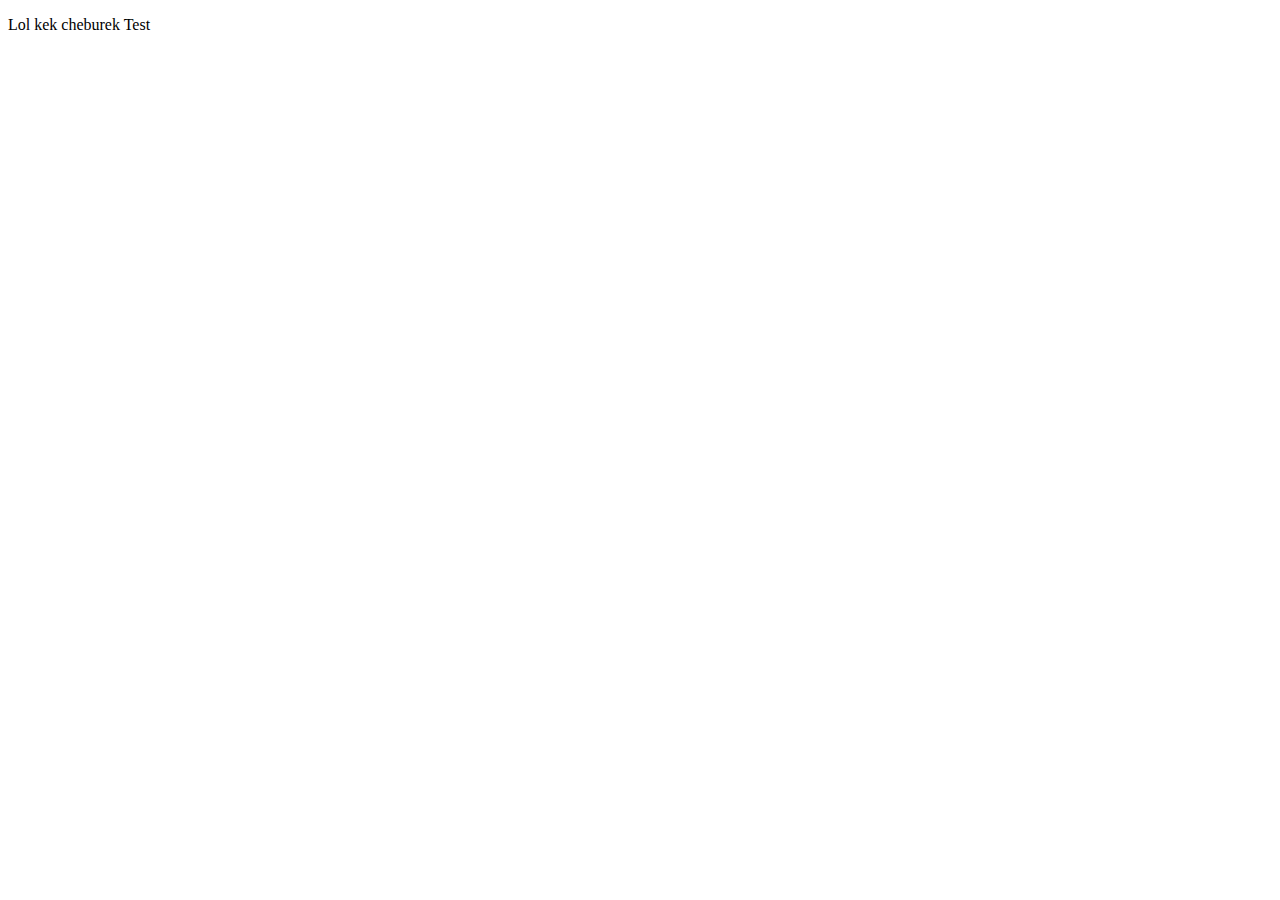
<file: index.html>
<!DOCTYPE html>
<html lang="en">
<head>
    <meta charset="UTF-8">
    <meta http-equiv="X-UA-Compatible" content="IE=edge">
    <meta name="viewport" content="width=device-width, initial-scale=1.0">
    <title>Document</title>
</head>
<body>
    <p>Lol kek cheburek Test</p>
</body>
</html>
</file>
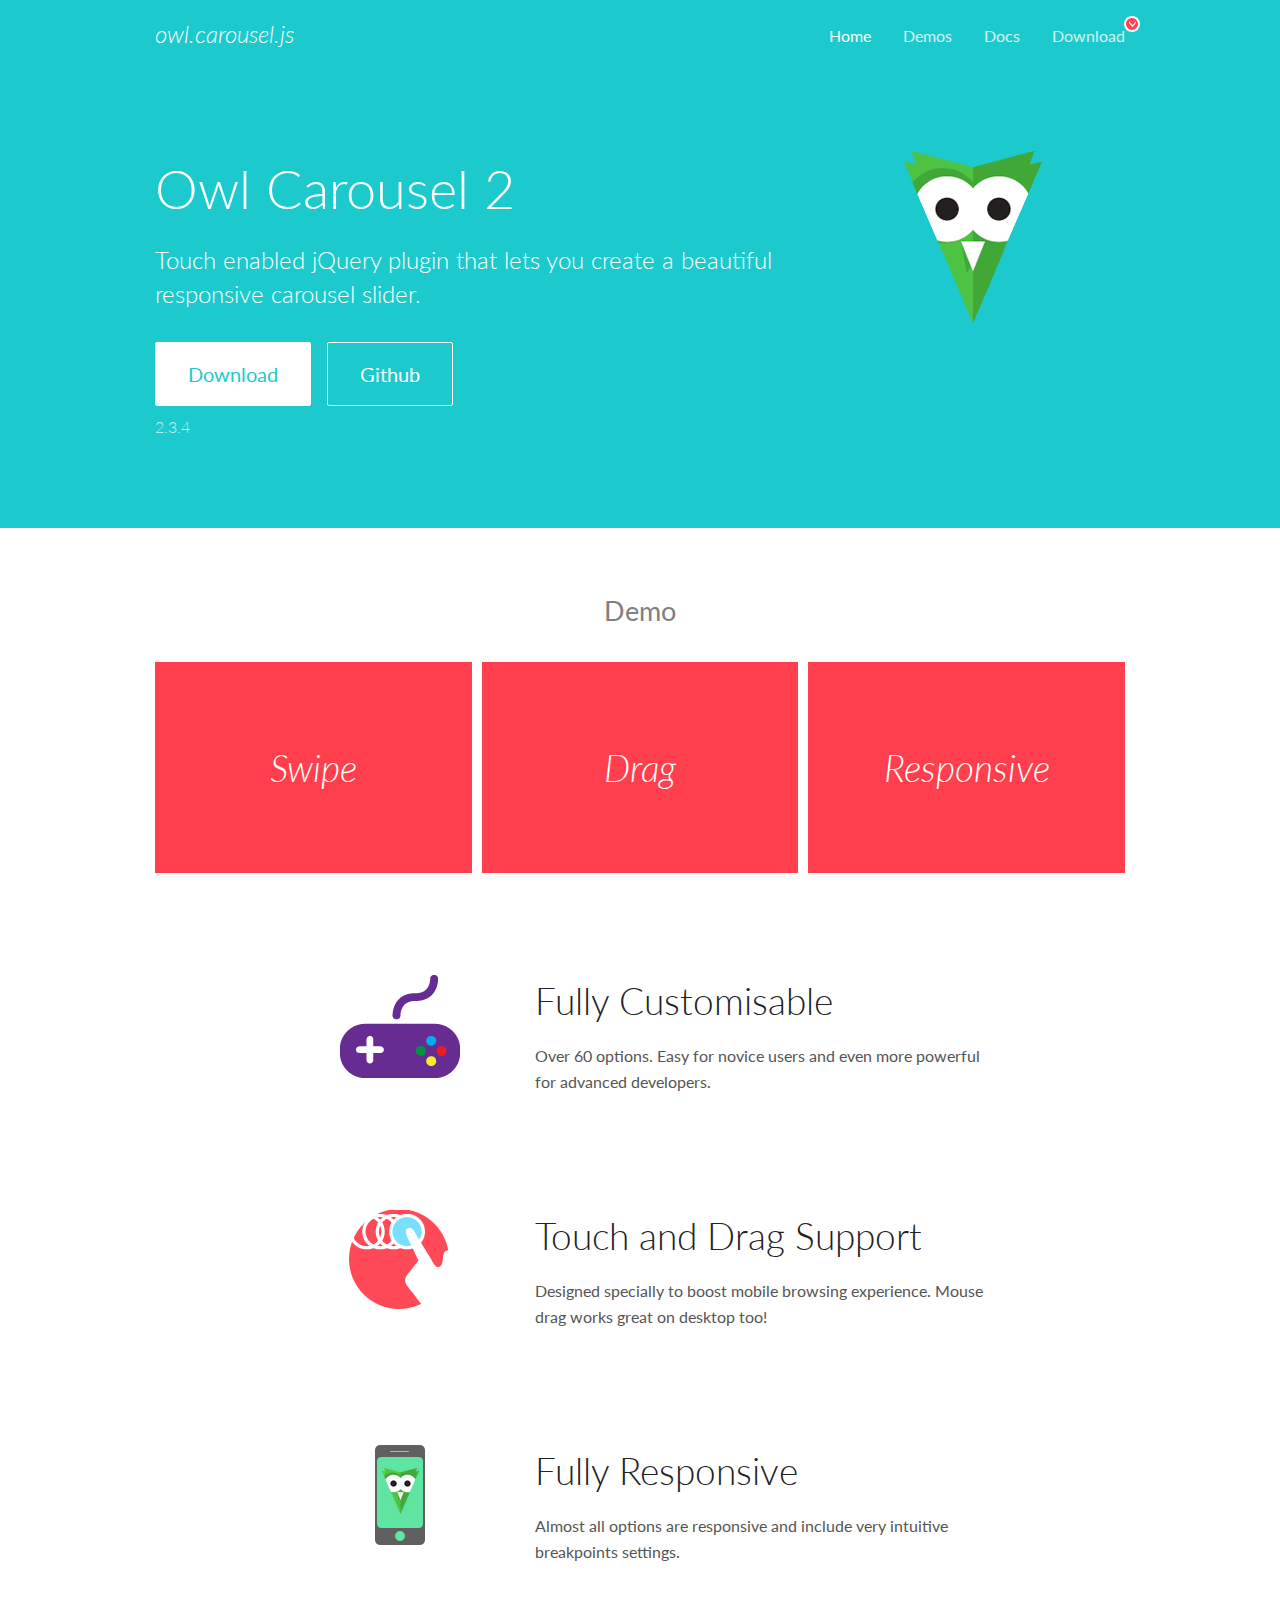
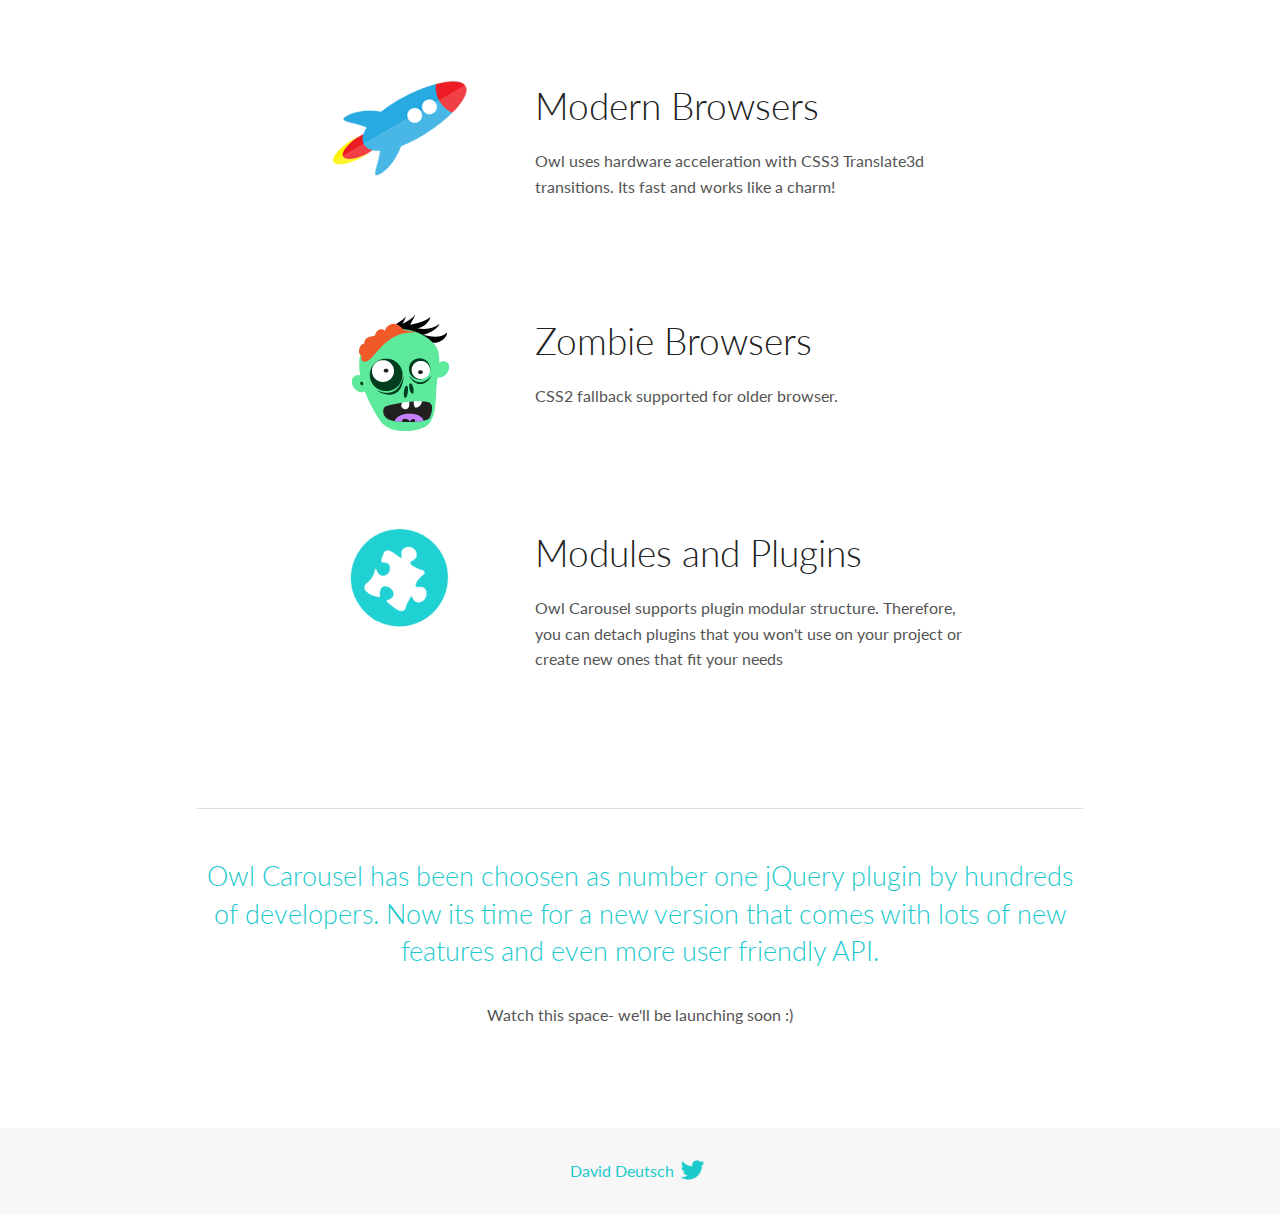
<file: assets/addons/OwlCarousel/docs/index.html>
<!DOCTYPE html>
<html lang="en">
  <head>

    <!-- head -->
    <meta charset="utf-8">
    <meta name="msapplication-tap-highlight" content="no" />
    <meta name="viewport" content="width=device-width, initial-scale=1.0" />
    <meta name="description" content="Touch enabled jQuery plugin that lets you create beautiful responsive carousel slider.">
    <meta name="author" content="David Deutsch">
    <title>
      Home | Owl Carousel | 2.3.4
    </title>

    <!-- Stylesheets -->
    <link href='https://fonts.googleapis.com/css?family=Lato:300,400,700,400italic,300italic' rel='stylesheet' type='text/css'>
    <link rel="stylesheet" href="assets/css/docs.theme.min.css">

    <!-- Owl Stylesheets -->
    <link rel="stylesheet" href="assets/owlcarousel/assets/owl.carousel.min.css">
    <link rel="stylesheet" href="assets/owlcarousel/assets/owl.theme.default.min.css">

    <!-- HTML5 shim and Respond.js IE8 support of HTML5 elements and media queries -->

    <!--[if lt IE 9]>
      <script src="https://oss.maxcdn.com/libs/html5shiv/3.7.0/html5shiv.js"></script>
      <script src="https://oss.maxcdn.com/libs/respond.js/1.3.0/respond.min.js"></script>
    <![endif]-->

    <!-- Favicons -->
    <link rel="apple-touch-icon-precomposed" sizes="144x144" href="assets/ico/apple-touch-icon-144-precomposed.png">
    <link rel="shortcut icon" href="assets/ico/favicon.png">
    <link rel="shortcut icon" href="favicon.ico">

    <!-- Yeah i know js should not be in header. Its required for demos.-->

    <!-- javascript -->
    <script src="assets/vendors/jquery.min.js"></script>
    <script src="assets/owlcarousel/owl.carousel.js"></script>
  </head>
  <body>

    <!-- header -->
    <header class="header">
      <div class="row">
        <div class="large-12 columns">
          <div class="brand left">
            <h3>
              <a href="/OwlCarousel2/">owl.carousel.js</a> 
            </h3>
          </div>
          <a id="toggle-nav" class="right">
            <span></span> <span></span> <span></span> 
          </a> 
          <div class="nav-bar">
            <ul class="clearfix">
              <li class="active">
                <a href="/OwlCarousel2/index.html">Home</a> 
              </li>
              <li> <a href="/OwlCarousel2/demos/demos.html">Demos</a>  </li>
              <li> <a href="/OwlCarousel2/docs/started-welcome.html">Docs</a>  </li>
              <li>
                <a href="https://github.com/OwlCarousel2/OwlCarousel2/archive/2.3.4.zip">Download</a> 
                <span class="download"></span> 
              </li>
            </ul>
          </div>
        </div>
      </div>
    </header>

    <!-- home panel -->
    <section id="hero">
      <div class="row">
        <div class="large-8 medium-8 columns">
          <h1>Owl Carousel 2</h1>
          <h4>Touch enabled jQuery plugin that lets you create a beautiful responsive carousel slider.</h4>
          <a href="https://github.com/OwlCarousel2/OwlCarousel2/archive/2.3.4.zip" class="hero-button">Download</a> 
          <a href="https://github.com/OwlCarousel2/OwlCarousel2" class="hero-button outline">Github</a> 
          <p>2.3.4</p>
        </div>
        <div class="large-4 medium-4 columns">
          <img class="owl-logo" src="assets/img/owl-logo.png" alt="mr. Owl">
        </div>
      </div>
    </section>

    <!-- body -->
    <div class="home-demo">
      <div class="row">
        <div class="large-12 columns">
          <h3>Demo</h3>
          <div class="owl-carousel">
            <div class="item">
              <h2>Swipe</h2>
            </div>
            <div class="item">
              <h2>Drag</h2>
            </div>
            <div class="item">
              <h2>Responsive</h2>
            </div>
            <div class="item">
              <h2>CSS3</h2>
            </div>
            <div class="item">
              <h2>Fast</h2>
            </div>
            <div class="item">
              <h2>Easy</h2>
            </div>
            <div class="item">
              <h2>Free</h2>
            </div>
            <div class="item">
              <h2>Upgradable</h2>
            </div>
            <div class="item">
              <h2>Tons of options</h2>
            </div>
            <div class="item">
              <h2>Infinity</h2>
            </div>
            <div class="item">
              <h2>Auto Width</h2>
            </div>
          </div>
        </div>
      </div>
    </div>
    <script>
      var owl = $('.owl-carousel');
      owl.owlCarousel({
        margin: 10,
        loop: true,
        responsive: {
          0: {
            items: 1
          },
          600: {
            items: 2
          },
          1000: {
            items: 3
          }
        }
      })
    </script>

    <!-- features -->
    <div id="features">
      <div class="row">
        <div class="small-12 medium-9 small-centered columns">
          <section class="row feature">
            <div class="medium-4 small-12 columns">
              <img src="assets/img/feature-options.png" alt="">
            </div>
            <div class="medium-8 small-12 columns">
              <h2>Fully Customisable</h2>
              <p>Over 60 options. Easy for novice users and even more powerful for advanced developers.</p>
            </div>
          </section>
          <section class="row feature">
            <div class="medium-4 small-12 columns">
              <img src="assets/img/feature-drag.png" alt="">
            </div>
            <div class="medium-8 small-12 columns">
              <h2>Touch and Drag Support</h2>
              <p>Designed specially to boost mobile browsing experience. Mouse drag works great on desktop too!</p>
            </div>
          </section>
          <section class="row feature">
            <div class="medium-4 small-12 columns">
              <img src="assets/img/feature-responsive.png" alt="">
            </div>
            <div class="medium-8 small-12 columns">
              <h2>Fully Responsive</h2>
              <p>Almost all options are responsive and include very intuitive breakpoints settings.</p>
            </div>
          </section>
          <section class="row feature">
            <div class="medium-4 small-12 columns">
              <img src="assets/img/feature-modern.png" alt="">
            </div>
            <div class="medium-8 small-12 columns">
              <h2>Modern Browsers</h2>
              <p>Owl uses hardware acceleration with CSS3 Translate3d transitions. Its fast and works like a charm! </p>
            </div>
          </section>
          <section class="row feature">
            <div class="medium-4 small-12 columns">
              <img src="assets/img/feature-zombie.png" alt="">
            </div>
            <div class="medium-8 small-12 columns">
              <h2>Zombie Browsers</h2>
              <p>CSS2 fallback supported for older browser.</p>
            </div>
          </section>
          <section class="row feature">
            <div class="medium-4 small-12 columns">
              <img src="assets/img/feature-module.png" alt="">
            </div>
            <div class="medium-8 small-12 columns">
              <h2>Modules and Plugins</h2>
              <p>Owl Carousel supports plugin modular structure. Therefore, you can detach plugins that you won&#x27;t use on your project or create new ones that fit your needs</p>
            </div>
          </section>
        </div>
      </div>
    </div>

    <!-- footer -->
    <section id="teaser-text">
      <div class="row">
        <div class="small-12 medium-11 small-centered columns">
          <hr>
          <h3 id="owl-carousel-has-been-choosen-as-number-one-jquery-plugin-by-hundreds-of-developers-now-its-time-for-a-new-version-that-comes-with-lots-of-new-features-and-even-more-user-friendly-api-">Owl Carousel has been choosen as number one jQuery plugin by hundreds of developers. Now its time for a new version that comes with lots of new features and even more user friendly API.</h3>
          <p>Watch this space- we&#39;ll be launching soon :)</p>
        </div>
      </div>
    </section>

    <!-- footer -->
    <footer class="footer">
      <div class="row">
        <div class="large-12 columns">
          <h5>
            <a href="/OwlCarousel2/docs/support-contact.html">David Deutsch</a> 
            <a id="custom-tweet-button" href="https://twitter.com/share?url=https://github.com/OwlCarousel2/OwlCarousel2&text=Owl Carousel - This is so awesome! " target="_blank"></a> 
          </h5>
        </div>
      </div>
    </footer>

    <!-- vendors -->
    <script src="assets/vendors/highlight.js"></script>
    <script src="assets/js/app.js"></script>
  </body>
</html>
</file>
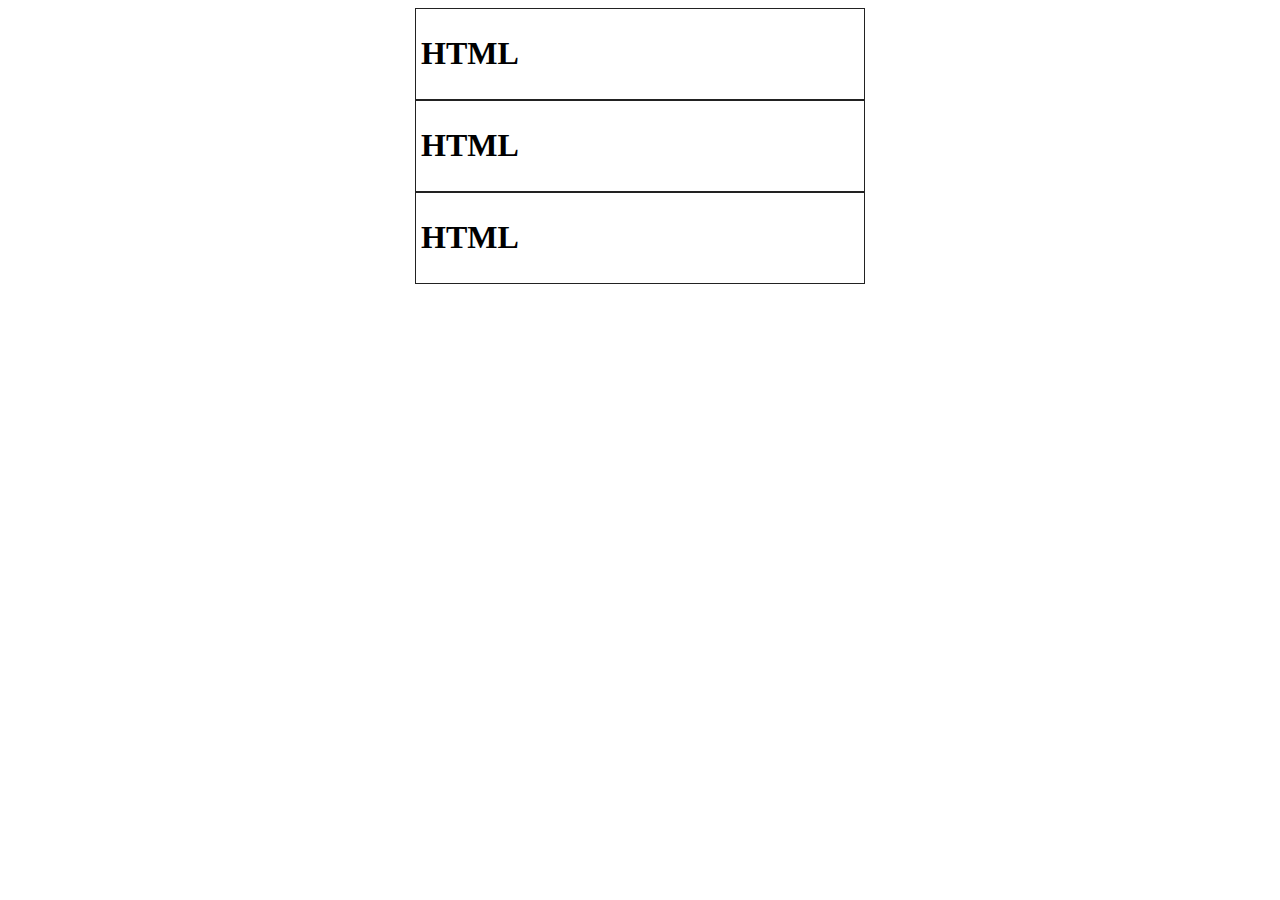
<file: фкорд.html>
<!DOCTYPE html>
<head>
    <meta charset="UTF-8"><title>Mogo</title>

<style>
    .accordion {
  width: 450px;
  margin: auto;
}
.panel {
  border: 1px solid #222;
  padding: 5px;
}
.panel-body {
  display: none;
}
.panel-header h1:hover {
  text-decoration: underline;
  cursor: pointer;
}
</style>

</head>
<body>
<div class="accordion">
    <div class="panel">
      <div class="panel-header">
        <h1>HTML</h1>
      </div>
      <div class="panel-body">
        <p>helllo</p>
       </div>
     </div>
<div class="panel">
      <div class="panel-header">
        <h1>HTML</h1>
      </div>
      <div class="panel-body">
        <p>helllo</p>
       </div>
     </div>
<div class="panel">
      <div class="panel-header">
        <h1>HTML</h1>
      </div>
      <div class="panel-body">
        <p>helllo</p>
       </div>
     </div>  
</div>

</body>
<script>
    
  $(".panel-body").toggle();{
  $(this).parent().siblings('.panel-body').toggle();
};
</script>  
</html>
</file>
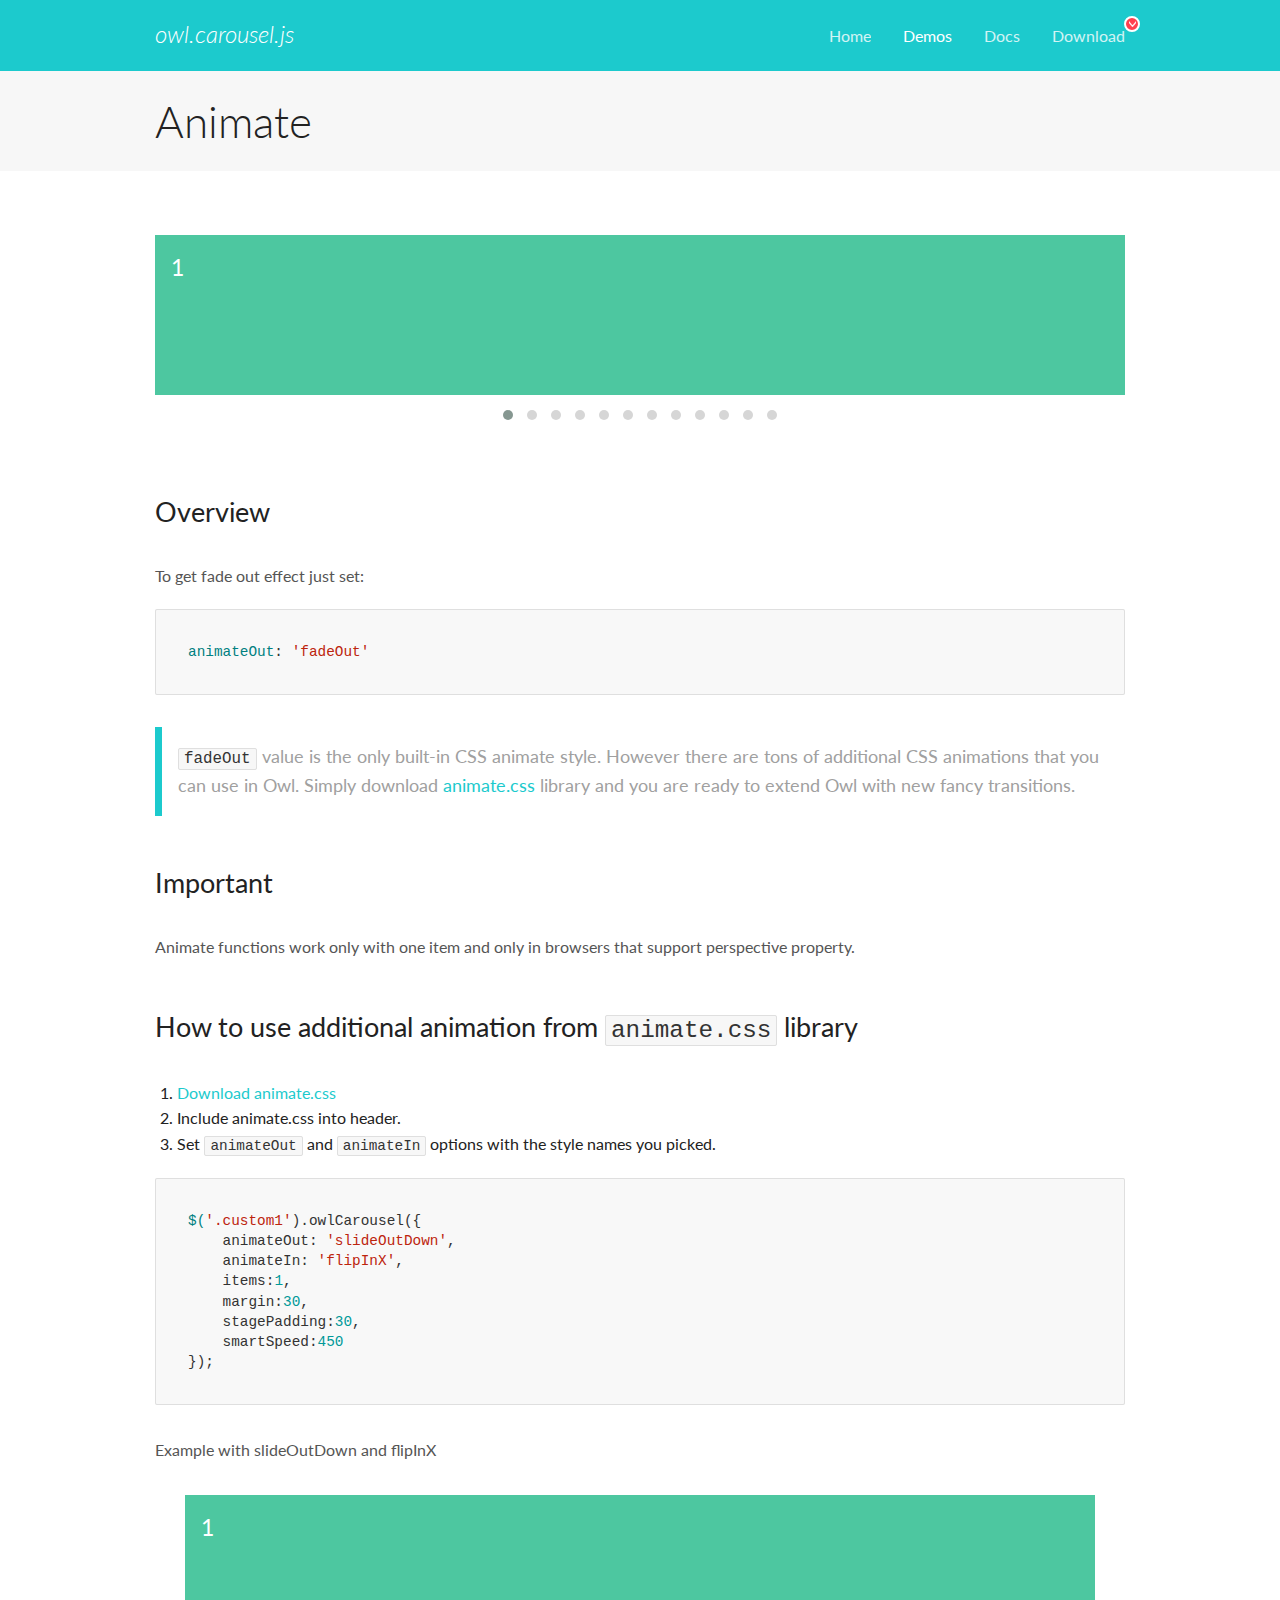
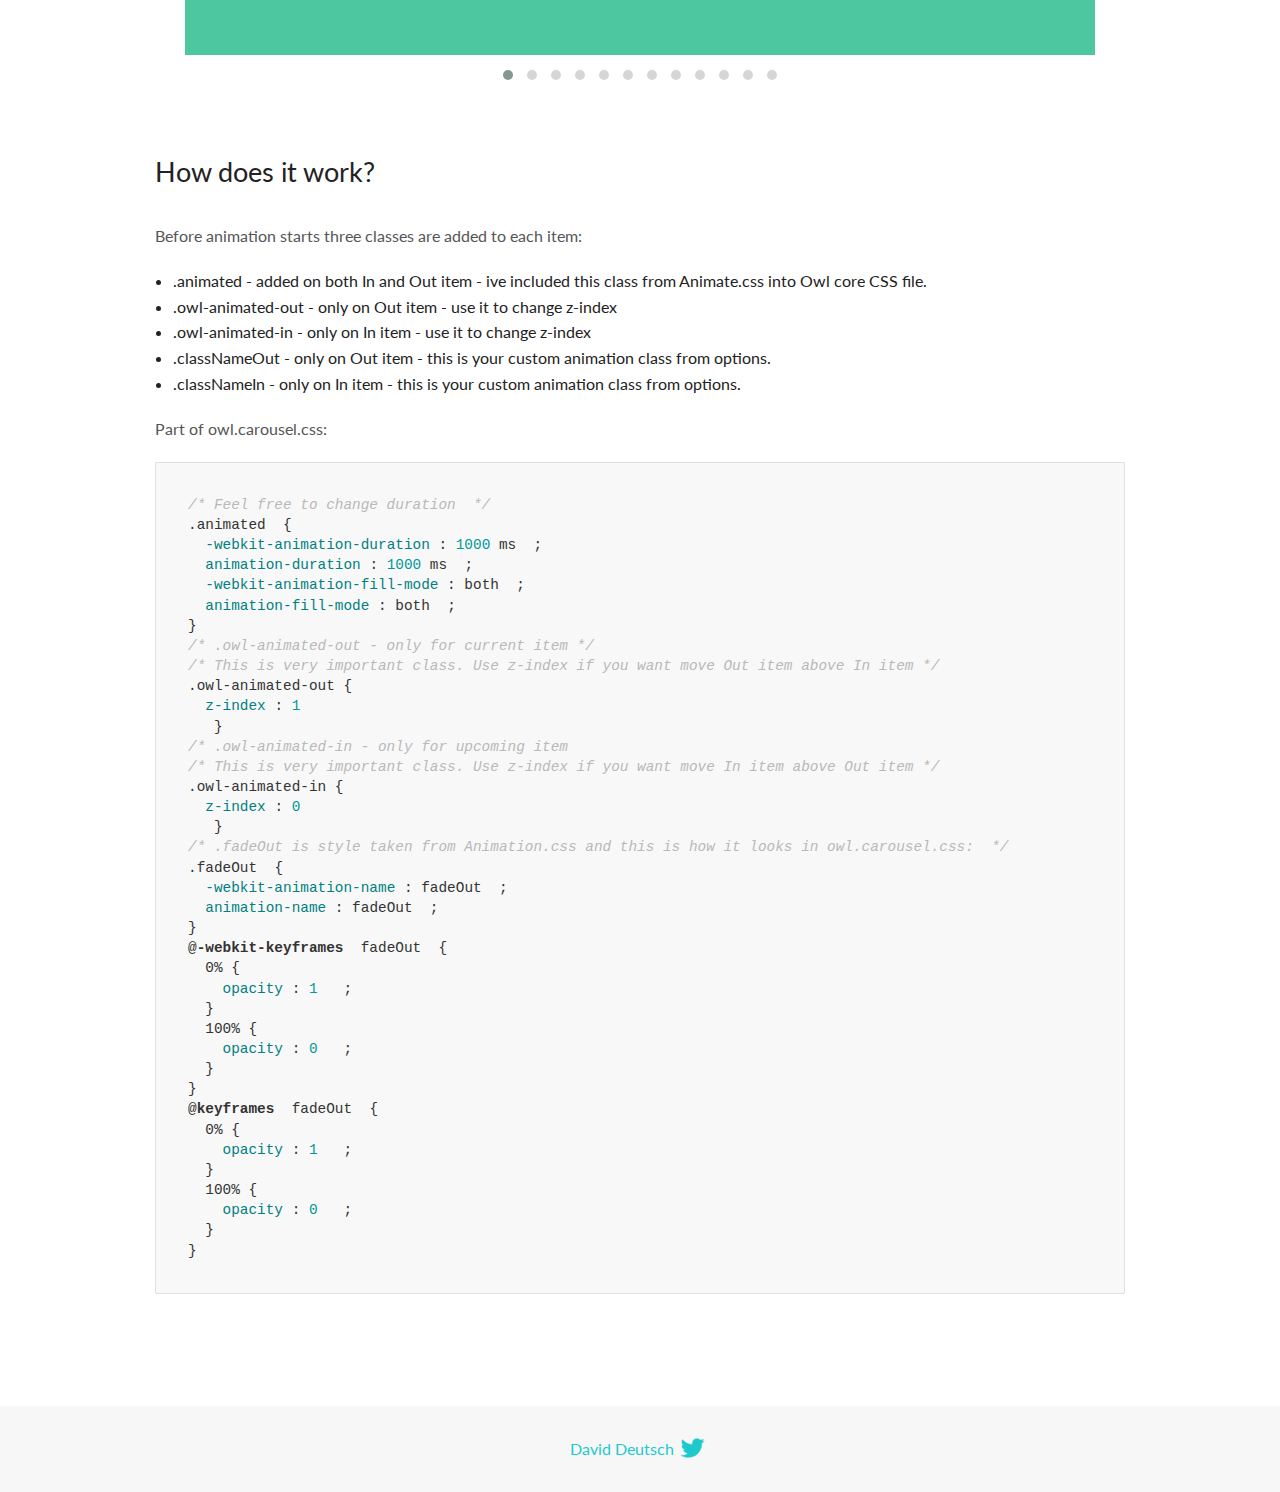
<file: assets/addons/OwlCarousel/docs/demos/animate.html>
<!DOCTYPE html>
<html lang="en">
  <head>

    <!-- head -->
    <meta charset="utf-8">
    <meta name="msapplication-tap-highlight" content="no" />
    <meta name="viewport" content="width=device-width, initial-scale=1.0" />
    <meta name="description" content="Animate carousel">
    <meta name="author" content="David Deutsch">
    <title>
      Animate Demo | Owl Carousel | 2.3.4
    </title>

    <!-- Stylesheets -->
    <link href='https://fonts.googleapis.com/css?family=Lato:300,400,700,400italic,300italic' rel='stylesheet' type='text/css'>
    <link rel="stylesheet" href="../assets/css/docs.theme.min.css">

    <!-- Owl Stylesheets -->
    <link rel="stylesheet" href="../assets/owlcarousel/assets/owl.carousel.min.css">
    <link rel="stylesheet" href="../assets/owlcarousel/assets/owl.theme.default.min.css">

    <!-- HTML5 shim and Respond.js IE8 support of HTML5 elements and media queries -->

    <!--[if lt IE 9]>
      <script src="https://oss.maxcdn.com/libs/html5shiv/3.7.0/html5shiv.js"></script>
      <script src="https://oss.maxcdn.com/libs/respond.js/1.3.0/respond.min.js"></script>
    <![endif]-->

    <!-- Favicons -->
    <link rel="apple-touch-icon-precomposed" sizes="144x144" href="../assets/ico/apple-touch-icon-144-precomposed.png">
    <link rel="shortcut icon" href="../assets/ico/favicon.png">
    <link rel="shortcut icon" href="favicon.ico">

    <!-- Yeah i know js should not be in header. Its required for demos.-->

    <!-- javascript -->
    <script src="../assets/vendors/jquery.min.js"></script>
    <script src="../assets/owlcarousel/owl.carousel.js"></script>
  </head>
  <body>

    <!-- header -->
    <header class="header">
      <div class="row">
        <div class="large-12 columns">
          <div class="brand left">
            <h3>
              <a href="/OwlCarousel2/">owl.carousel.js</a> 
            </h3>
          </div>
          <a id="toggle-nav" class="right">
            <span></span> <span></span> <span></span> 
          </a> 
          <div class="nav-bar">
            <ul class="clearfix">
              <li> <a href="/OwlCarousel2/index.html">Home</a>  </li>
              <li class="active">
                <a href="/OwlCarousel2/demos/demos.html">Demos</a> 
              </li>
              <li> <a href="/OwlCarousel2/docs/started-welcome.html">Docs</a>  </li>
              <li>
                <a href="https://github.com/OwlCarousel2/OwlCarousel2/archive/2.3.4.zip">Download</a> 
                <span class="download"></span> 
              </li>
            </ul>
          </div>
        </div>
      </div>
    </header>

    <!-- title -->
    <section class="title">
      <div class="row">
        <div class="large-12 columns">
          <h1>Animate</h1>
        </div>
      </div>
    </section>

    <!--  Demos -->
    <section id="demos">
      <div class="row">
        <div class="large-12 columns">
          <div class="fadeOut owl-carousel owl-theme">
            <div class="item">
              <h4>1</h4>
            </div>
            <div class="item">
              <h4>2</h4>
            </div>
            <div class="item">
              <h4>3</h4>
            </div>
            <div class="item">
              <h4>4</h4>
            </div>
            <div class="item">
              <h4>5</h4>
            </div>
            <div class="item">
              <h4>6</h4>
            </div>
            <div class="item">
              <h4>7</h4>
            </div>
            <div class="item">
              <h4>8</h4>
            </div>
            <div class="item">
              <h4>9</h4>
            </div>
            <div class="item">
              <h4>10</h4>
            </div>
            <div class="item">
              <h4>11</h4>
            </div>
            <div class="item">
              <h4>12</h4>
            </div>
          </div>
          <h3 id="overview">Overview</h3>
          <p>To get fade out effect just set:</p>
          <pre><code>animateOut: &#39;fadeOut&#39;</code></pre>
          <blockquote>
            <p><code>fadeOut</code> value is the only built-in CSS animate style. However there are tons of additional CSS animations that you can use in Owl. Simply download
              <a href="https://daneden.github.io/animate.css/">animate.css</a>  library and you are ready to extend Owl with new fancy transitions.</p>
          </blockquote>
          <h3 id="important">Important</h3>
          <p>Animate functions work only with one item and only in browsers that support perspective property.</p>
          <h3 id="how-to-use-additional-animation-from-animate-css-library">How to use additional animation from <code>animate.css</code> library</h3>
          <ol>
            <li> <a href="https://daneden.github.io/animate.css/">Download animate.css</a>  </li>
            <li>Include animate.css into header.</li>
            <li>Set <code>animateOut</code> and <code>animateIn</code> options with the style names you picked.</li>
          </ol>
          <pre><code>$(&#39;.custom1&#39;).owlCarousel({
    animateOut: &#39;slideOutDown&#39;,
    animateIn: &#39;flipInX&#39;,
    items:1,
    margin:30,
    stagePadding:30,
    smartSpeed:450
});</code></pre>
          <p>Example with slideOutDown and flipInX</p>
          <div class="custom1 owl-carousel owl-theme">
            <div class="item">
              <h4>1</h4>
            </div>
            <div class="item">
              <h4>2</h4>
            </div>
            <div class="item">
              <h4>3</h4>
            </div>
            <div class="item">
              <h4>4</h4>
            </div>
            <div class="item">
              <h4>5</h4>
            </div>
            <div class="item">
              <h4>6</h4>
            </div>
            <div class="item">
              <h4>7</h4>
            </div>
            <div class="item">
              <h4>8</h4>
            </div>
            <div class="item">
              <h4>9</h4>
            </div>
            <div class="item">
              <h4>10</h4>
            </div>
            <div class="item">
              <h4>11</h4>
            </div>
            <div class="item">
              <h4>12</h4>
            </div>
          </div>
          <h3 id="how-does-it-work-">How does it work?</h3>
          <p>Before animation starts three classes are added to each item:</p>
          <ul>
            <li>.animated - added on both In and Out item - ive included this class from Animate.css into Owl core CSS file.</li>
            <li>.owl-animated-out - only on Out item - use it to change z-index</li>
            <li>.owl-animated-in - only on In item - use it to change z-index</li>
            <li>.classNameOut - only on Out item - this is your custom animation class from options.</li>
            <li>.classNameIn - only on In item - this is your custom animation class from options.</li>
          </ul>
          <p>Part of owl.carousel.css:</p>
          <pre><code class="language-css"><span class="comment">/* Feel free to change duration  */</span> 
<span class="class">.animated</span>  <span class="rules">{
  <span class="rule"><span class="attribute">-webkit-animation-duration</span> :<span class="value"> <span class="number">1000</span> ms</span> </span> ;
  <span class="rule"><span class="attribute">animation-duration</span> :<span class="value"> <span class="number">1000</span> ms</span> </span> ;
  <span class="rule"><span class="attribute">-webkit-animation-fill-mode</span> :<span class="value"> both</span> </span> ;
  <span class="rule"><span class="attribute">animation-fill-mode</span> :<span class="value"> both</span> </span> ;
<span class="rule">}</span> </span> 
<span class="comment">/* .owl-animated-out - only for current item */</span> 
<span class="comment">/* This is very important class. Use z-index if you want move Out item above In item */</span> 
<span class="class">.owl-animated-out</span> <span class="rules">{
  <span class="rule"><span class="attribute">z-index</span> :<span class="value"> <span class="number">1</span> 
</span> </span> </span> }
<span class="comment">/* .owl-animated-in - only for upcoming item
/* This is very important class. Use z-index if you want move In item above Out item */</span> 
<span class="class">.owl-animated-in</span> <span class="rules">{
  <span class="rule"><span class="attribute">z-index</span> :<span class="value"> <span class="number">0</span> 
</span> </span> </span> }
<span class="comment">/* .fadeOut is style taken from Animation.css and this is how it looks in owl.carousel.css:  */</span> 
<span class="class">.fadeOut</span>  <span class="rules">{
  <span class="rule"><span class="attribute">-webkit-animation-name</span> :<span class="value"> fadeOut</span> </span> ;
  <span class="rule"><span class="attribute">animation-name</span> :<span class="value"> fadeOut</span> </span> ;
<span class="rule">}</span> </span> 
<span class="at_rule">@<span class="keyword">-webkit-keyframes</span>  fadeOut </span> {
  0% <span class="rules">{
    <span class="rule"><span class="attribute">opacity</span> :<span class="value"> <span class="number">1</span> </span> </span> ;
  <span class="rule">}</span> </span> 
  100% <span class="rules">{
    <span class="rule"><span class="attribute">opacity</span> :<span class="value"> <span class="number">0</span> </span> </span> ;
  <span class="rule">}</span> </span> 
}
<span class="at_rule">@<span class="keyword">keyframes</span>  fadeOut </span> {
  0% <span class="rules">{
    <span class="rule"><span class="attribute">opacity</span> :<span class="value"> <span class="number">1</span> </span> </span> ;
  <span class="rule">}</span> </span> 
  100% <span class="rules">{
    <span class="rule"><span class="attribute">opacity</span> :<span class="value"> <span class="number">0</span> </span> </span> ;
  <span class="rule">}</span> </span> 
}</code></pre>
          <link rel="stylesheet" href="../assets/css/animate.css">
          <script>
            jQuery(document).ready(function($) {
              $('.fadeOut').owlCarousel({
                items: 1,
                animateOut: 'fadeOut',
                loop: true,
                margin: 10,
              });
              $('.custom1').owlCarousel({
                animateOut: 'slideOutDown',
                animateIn: 'flipInX',
                items: 1,
                margin: 30,
                stagePadding: 30,
                smartSpeed: 450
              });
            });
          </script>
        </div>
      </div>
    </section>

    <!-- footer -->
    <footer class="footer">
      <div class="row">
        <div class="large-12 columns">
          <h5>
            <a href="/OwlCarousel2/docs/support-contact.html">David Deutsch</a> 
            <a id="custom-tweet-button" href="https://twitter.com/share?url=https://github.com/OwlCarousel2/OwlCarousel2&text=Owl Carousel - This is so awesome! " target="_blank"></a> 
          </h5>
        </div>
      </div>
    </footer>

    <!-- vendors -->
    <script src="../assets/vendors/highlight.js"></script>
    <script src="../assets/js/app.js"></script>
  </body>
</html>
</file>
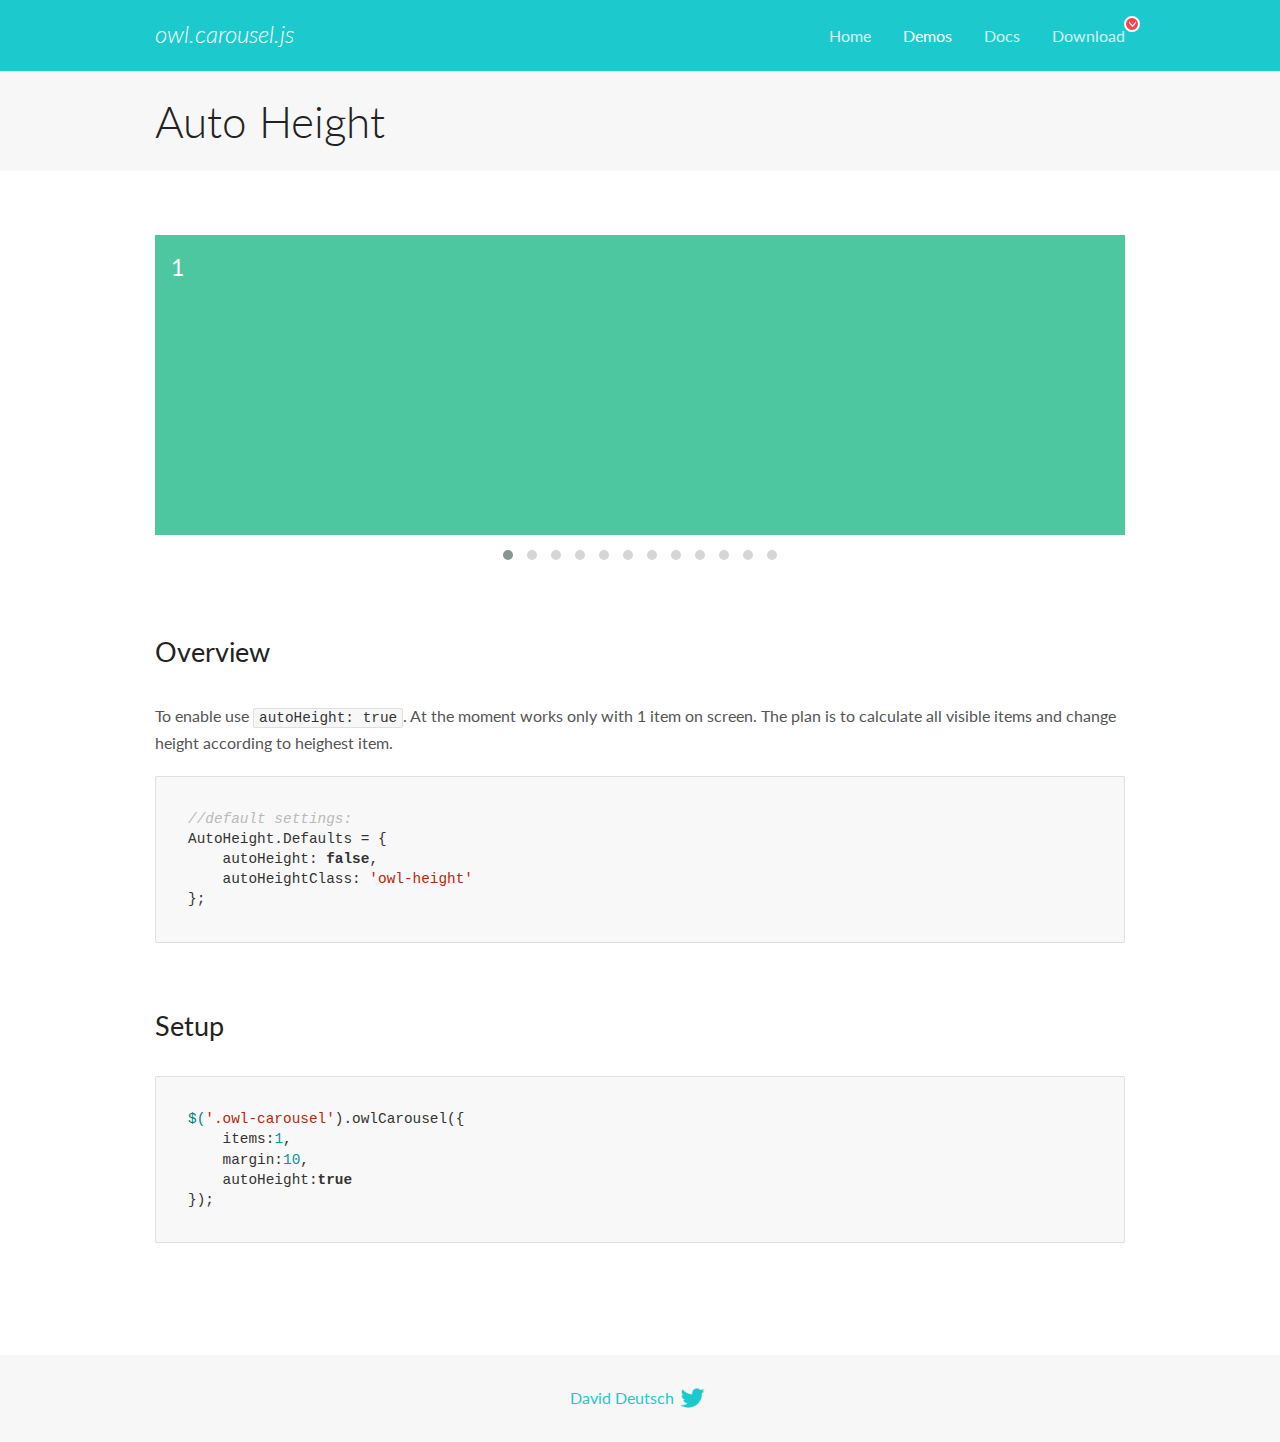
<file: assets/addons/OwlCarousel/docs/demos/autoheight.html>
<!DOCTYPE html>
<html lang="en">
  <head>

    <!-- head -->
    <meta charset="utf-8">
    <meta name="msapplication-tap-highlight" content="no" />
    <meta name="viewport" content="width=device-width, initial-scale=1.0" />
    <meta name="description" content="autoHeight usage demo">
    <meta name="author" content="David Deutsch">
    <title>
      Auto Height Demo | Owl Carousel | 2.3.4
    </title>

    <!-- Stylesheets -->
    <link href='https://fonts.googleapis.com/css?family=Lato:300,400,700,400italic,300italic' rel='stylesheet' type='text/css'>
    <link rel="stylesheet" href="../assets/css/docs.theme.min.css">

    <!-- Owl Stylesheets -->
    <link rel="stylesheet" href="../assets/owlcarousel/assets/owl.carousel.min.css">
    <link rel="stylesheet" href="../assets/owlcarousel/assets/owl.theme.default.min.css">

    <!-- HTML5 shim and Respond.js IE8 support of HTML5 elements and media queries -->

    <!--[if lt IE 9]>
      <script src="https://oss.maxcdn.com/libs/html5shiv/3.7.0/html5shiv.js"></script>
      <script src="https://oss.maxcdn.com/libs/respond.js/1.3.0/respond.min.js"></script>
    <![endif]-->

    <!-- Favicons -->
    <link rel="apple-touch-icon-precomposed" sizes="144x144" href="../assets/ico/apple-touch-icon-144-precomposed.png">
    <link rel="shortcut icon" href="../assets/ico/favicon.png">
    <link rel="shortcut icon" href="favicon.ico">

    <!-- Yeah i know js should not be in header. Its required for demos.-->

    <!-- javascript -->
    <script src="../assets/vendors/jquery.min.js"></script>
    <script src="../assets/owlcarousel/owl.carousel.js"></script>
  </head>
  <body>

    <!-- header -->
    <header class="header">
      <div class="row">
        <div class="large-12 columns">
          <div class="brand left">
            <h3>
              <a href="/OwlCarousel2/">owl.carousel.js</a> 
            </h3>
          </div>
          <a id="toggle-nav" class="right">
            <span></span> <span></span> <span></span> 
          </a> 
          <div class="nav-bar">
            <ul class="clearfix">
              <li> <a href="/OwlCarousel2/index.html">Home</a>  </li>
              <li class="active">
                <a href="/OwlCarousel2/demos/demos.html">Demos</a> 
              </li>
              <li> <a href="/OwlCarousel2/docs/started-welcome.html">Docs</a>  </li>
              <li>
                <a href="https://github.com/OwlCarousel2/OwlCarousel2/archive/2.3.4.zip">Download</a> 
                <span class="download"></span> 
              </li>
            </ul>
          </div>
        </div>
      </div>
    </header>

    <!-- title -->
    <section class="title">
      <div class="row">
        <div class="large-12 columns">
          <h1>Auto Height</h1>
        </div>
      </div>
    </section>

    <!--  Demos -->
    <section id="demos">
      <div class="row">
        <div class="large-12 columns">
          <div class="owl-carousel owl-theme">
            <div class="item" style="height:300px">
              <h4>1</h4>
            </div>
            <div class="item" style="height:100px">
              <h4>2</h4>
            </div>
            <div class="item" style="height:500px">
              <h4>3</h4>
            </div>
            <div class="item" style="height:250px">
              <h4>4</h4>
            </div>
            <div class="item" style="height:400px">
              <h4>5</h4>
            </div>
            <div class="item" style="height:500px">
              <h4>6</h4>
            </div>
            <div class="item" style="height:600px">
              <h4>7</h4>
            </div>
            <div class="item" style="height:400px">
              <h4>8</h4>
            </div>
            <div class="item" style="height:300px">
              <h4>9</h4>
            </div>
            <div class="item" style="height:350px">
              <h4>10</h4>
            </div>
            <div class="item" style="height:200px">
              <h4>11</h4>
            </div>
            <div class="item" style="height:150px">
              <h4>12</h4>
            </div>
          </div>
          <h3 id="overview">Overview</h3>
          <p>To enable use <code>autoHeight: true</code>. At the moment works only with 1 item on screen. The plan is to calculate all visible items and change height according to heighest item.</p>
          <pre><code>//default settings:
AutoHeight.Defaults = {
    autoHeight: false,
    autoHeightClass: &#39;owl-height&#39;
};</code></pre>
          <h3 id="setup">Setup</h3>
          <pre><code>$(&#39;.owl-carousel&#39;).owlCarousel({
    items:1,
    margin:10,
    autoHeight:true
});</code></pre>
          <script>
            $(document).ready(function() {
              $('.owl-carousel').owlCarousel({
                items: 1,
                margin: 10,
                autoHeight: true
              });
            })
          </script>
        </div>
      </div>
    </section>

    <!-- footer -->
    <footer class="footer">
      <div class="row">
        <div class="large-12 columns">
          <h5>
            <a href="/OwlCarousel2/docs/support-contact.html">David Deutsch</a> 
            <a id="custom-tweet-button" href="https://twitter.com/share?url=https://github.com/OwlCarousel2/OwlCarousel2&text=Owl Carousel - This is so awesome! " target="_blank"></a> 
          </h5>
        </div>
      </div>
    </footer>

    <!-- vendors -->
    <script src="../assets/vendors/highlight.js"></script>
    <script src="../assets/js/app.js"></script>
  </body>
</html>
</file>
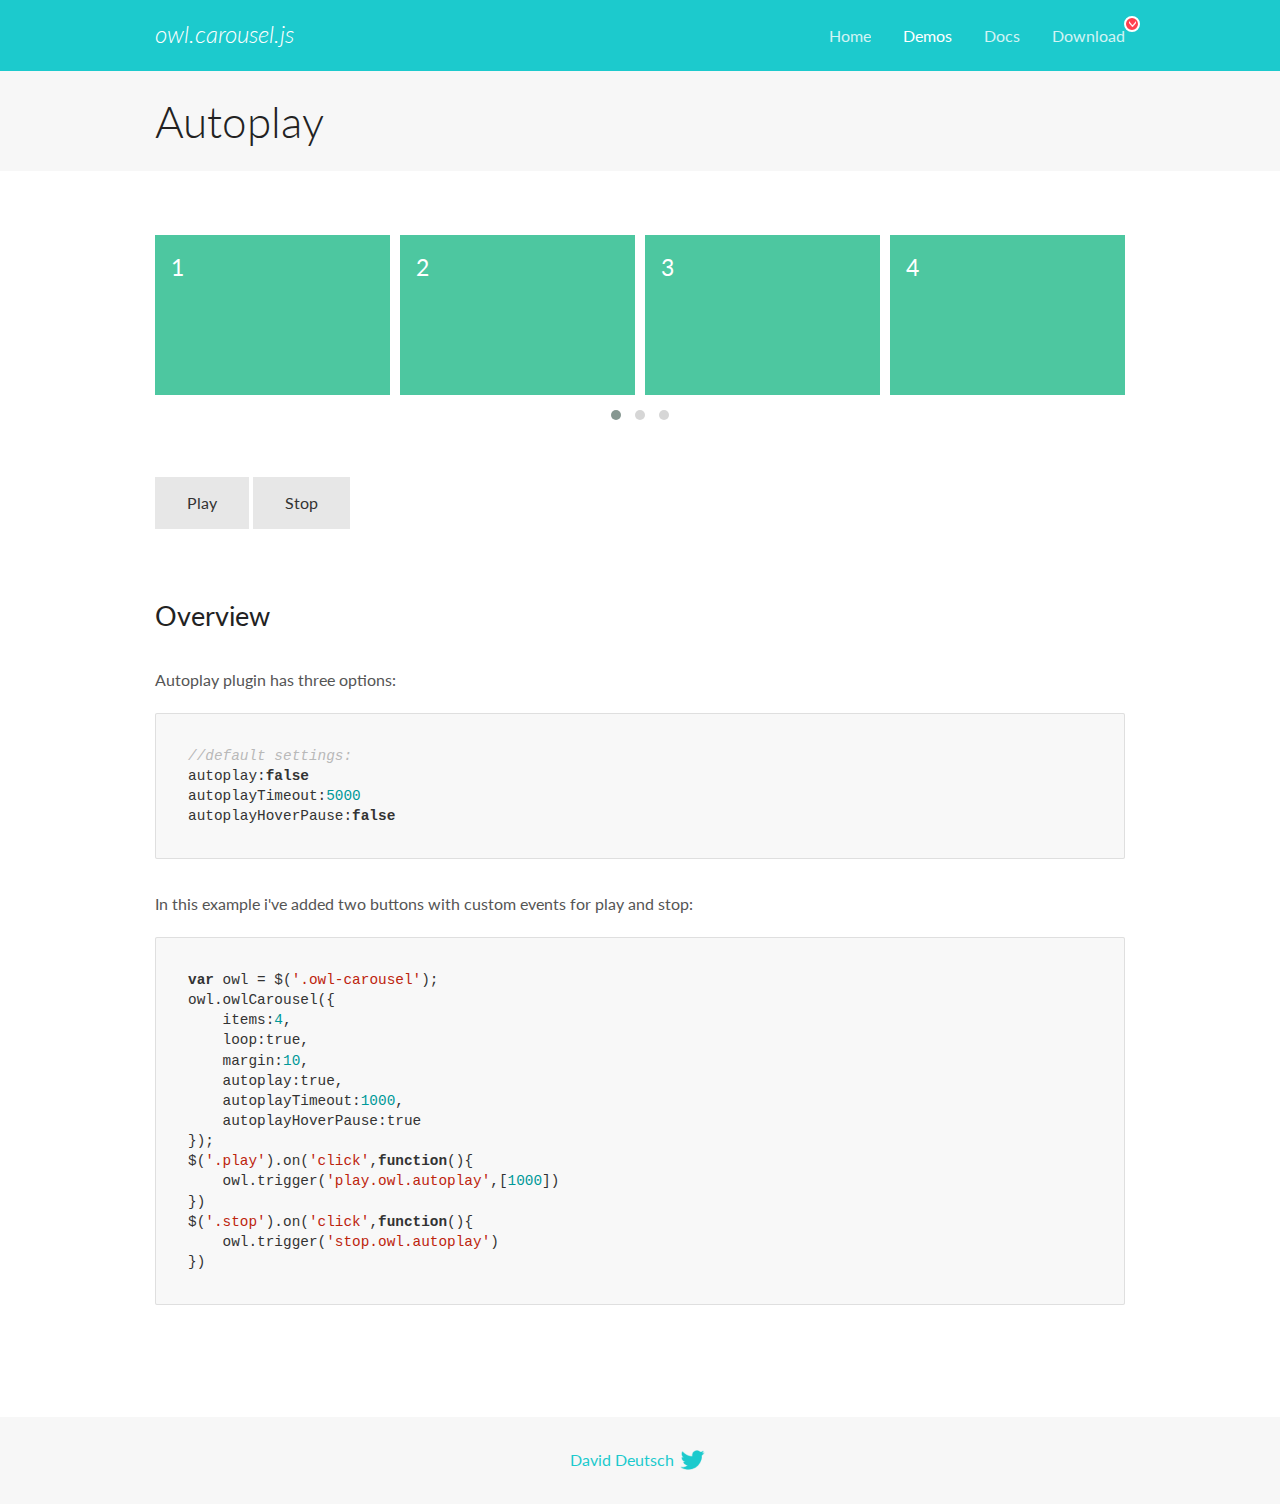
<file: assets/addons/OwlCarousel/docs/demos/autoplay.html>
<!DOCTYPE html>
<html lang="en">
  <head>

    <!-- head -->
    <meta charset="utf-8">
    <meta name="msapplication-tap-highlight" content="no" />
    <meta name="viewport" content="width=device-width, initial-scale=1.0" />
    <meta name="description" content="Autoplay usage demo">
    <meta name="author" content="David Deutsch">
    <title>
      Autoplay Demo | Owl Carousel | 2.3.4
    </title>

    <!-- Stylesheets -->
    <link href='https://fonts.googleapis.com/css?family=Lato:300,400,700,400italic,300italic' rel='stylesheet' type='text/css'>
    <link rel="stylesheet" href="../assets/css/docs.theme.min.css">

    <!-- Owl Stylesheets -->
    <link rel="stylesheet" href="../assets/owlcarousel/assets/owl.carousel.min.css">
    <link rel="stylesheet" href="../assets/owlcarousel/assets/owl.theme.default.min.css">

    <!-- HTML5 shim and Respond.js IE8 support of HTML5 elements and media queries -->

    <!--[if lt IE 9]>
      <script src="https://oss.maxcdn.com/libs/html5shiv/3.7.0/html5shiv.js"></script>
      <script src="https://oss.maxcdn.com/libs/respond.js/1.3.0/respond.min.js"></script>
    <![endif]-->

    <!-- Favicons -->
    <link rel="apple-touch-icon-precomposed" sizes="144x144" href="../assets/ico/apple-touch-icon-144-precomposed.png">
    <link rel="shortcut icon" href="../assets/ico/favicon.png">
    <link rel="shortcut icon" href="favicon.ico">

    <!-- Yeah i know js should not be in header. Its required for demos.-->

    <!-- javascript -->
    <script src="../assets/vendors/jquery.min.js"></script>
    <script src="../assets/owlcarousel/owl.carousel.js"></script>
  </head>
  <body>

    <!-- header -->
    <header class="header">
      <div class="row">
        <div class="large-12 columns">
          <div class="brand left">
            <h3>
              <a href="/OwlCarousel2/">owl.carousel.js</a> 
            </h3>
          </div>
          <a id="toggle-nav" class="right">
            <span></span> <span></span> <span></span> 
          </a> 
          <div class="nav-bar">
            <ul class="clearfix">
              <li> <a href="/OwlCarousel2/index.html">Home</a>  </li>
              <li class="active">
                <a href="/OwlCarousel2/demos/demos.html">Demos</a> 
              </li>
              <li> <a href="/OwlCarousel2/docs/started-welcome.html">Docs</a>  </li>
              <li>
                <a href="https://github.com/OwlCarousel2/OwlCarousel2/archive/2.3.4.zip">Download</a> 
                <span class="download"></span> 
              </li>
            </ul>
          </div>
        </div>
      </div>
    </header>

    <!-- title -->
    <section class="title">
      <div class="row">
        <div class="large-12 columns">
          <h1>Autoplay</h1>
        </div>
      </div>
    </section>

    <!--  Demos -->
    <section id="demos">
      <div class="row">
        <div class="large-12 columns">
          <div class="owl-carousel owl-theme">
            <div class="item">
              <h4>1</h4>
            </div>
            <div class="item">
              <h4>2</h4>
            </div>
            <div class="item">
              <h4>3</h4>
            </div>
            <div class="item">
              <h4>4</h4>
            </div>
            <div class="item">
              <h4>5</h4>
            </div>
            <div class="item">
              <h4>6</h4>
            </div>
            <div class="item">
              <h4>7</h4>
            </div>
            <div class="item">
              <h4>8</h4>
            </div>
            <div class="item">
              <h4>9</h4>
            </div>
            <div class="item">
              <h4>10</h4>
            </div>
            <div class="item">
              <h4>11</h4>
            </div>
            <div class="item">
              <h4>12</h4>
            </div>
          </div>
          <a class="button secondary play">Play</a> 
          <a class="button secondary stop">Stop</a> 
          <h3 id="overview">Overview</h3>
          <p>Autoplay plugin has three options:</p>
          <pre><code>//default settings:
autoplay:false
autoplayTimeout:5000
autoplayHoverPause:false</code></pre>
          <p>In this example i&#39;ve added two buttons with custom events for play and stop:</p>
          <pre><code>var owl = $(&#39;.owl-carousel&#39;);
owl.owlCarousel({
    items:4,
    loop:true,
    margin:10,
    autoplay:true,
    autoplayTimeout:1000,
    autoplayHoverPause:true
});
$(&#39;.play&#39;).on(&#39;click&#39;,function(){
    owl.trigger(&#39;play.owl.autoplay&#39;,[1000])
})
$(&#39;.stop&#39;).on(&#39;click&#39;,function(){
    owl.trigger(&#39;stop.owl.autoplay&#39;)
})</code></pre>
          <script>
            $(document).ready(function() {
              var owl = $('.owl-carousel');
              owl.owlCarousel({
                items: 4,
                loop: true,
                margin: 10,
                autoplay: true,
                autoplayTimeout: 1000,
                autoplayHoverPause: true
              });
              $('.play').on('click', function() {
                owl.trigger('play.owl.autoplay', [1000])
              })
              $('.stop').on('click', function() {
                owl.trigger('stop.owl.autoplay')
              })
            })
          </script>
        </div>
      </div>
    </section>

    <!-- footer -->
    <footer class="footer">
      <div class="row">
        <div class="large-12 columns">
          <h5>
            <a href="/OwlCarousel2/docs/support-contact.html">David Deutsch</a> 
            <a id="custom-tweet-button" href="https://twitter.com/share?url=https://github.com/OwlCarousel2/OwlCarousel2&text=Owl Carousel - This is so awesome! " target="_blank"></a> 
          </h5>
        </div>
      </div>
    </footer>

    <!-- vendors -->
    <script src="../assets/vendors/highlight.js"></script>
    <script src="../assets/js/app.js"></script>
  </body>
</html>
</file>
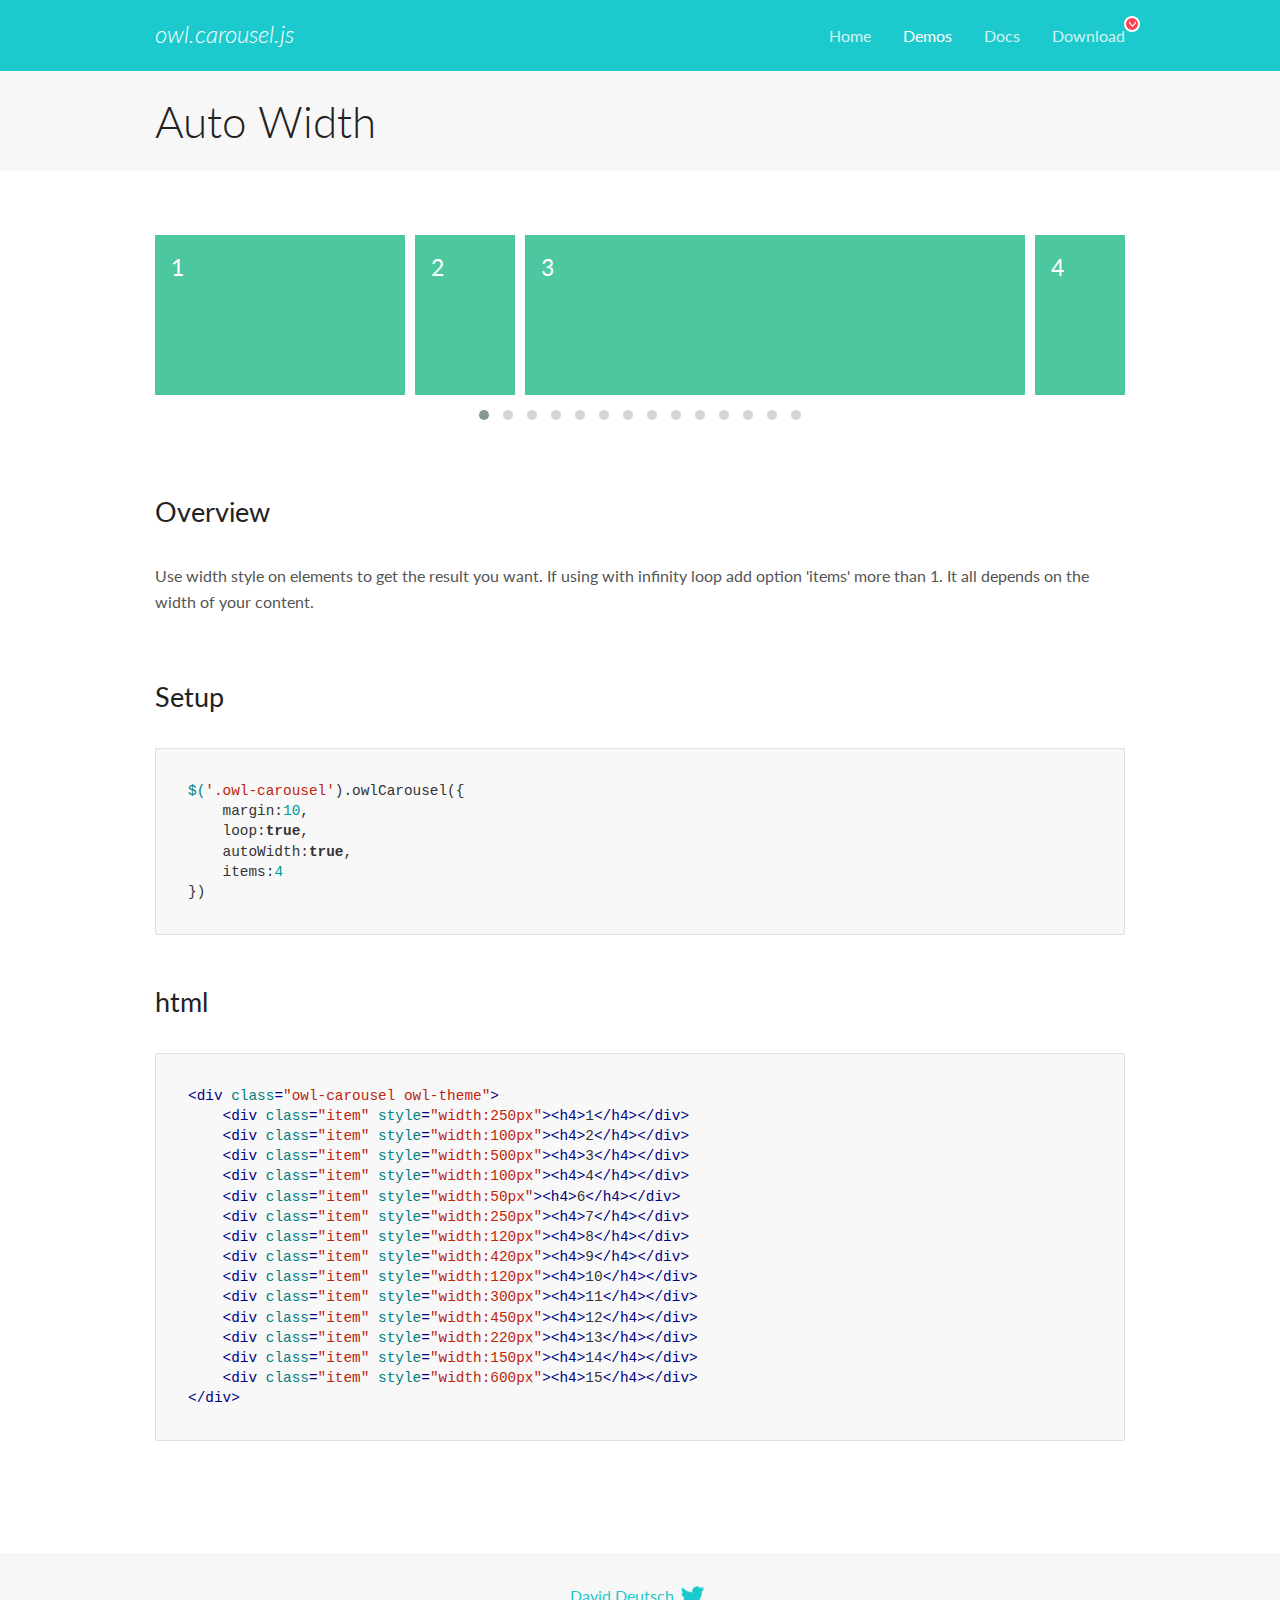
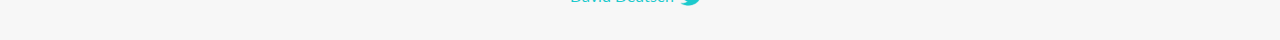
<file: assets/addons/OwlCarousel/docs/demos/autowidth.html>
<!DOCTYPE html>
<html lang="en">
  <head>

    <!-- head -->
    <meta charset="utf-8">
    <meta name="msapplication-tap-highlight" content="no" />
    <meta name="viewport" content="width=device-width, initial-scale=1.0" />
    <meta name="description" content="Auto Width">
    <meta name="author" content="David Deutsch">
    <title>
      Auto Width Demo | Owl Carousel | 2.3.4
    </title>

    <!-- Stylesheets -->
    <link href='https://fonts.googleapis.com/css?family=Lato:300,400,700,400italic,300italic' rel='stylesheet' type='text/css'>
    <link rel="stylesheet" href="../assets/css/docs.theme.min.css">

    <!-- Owl Stylesheets -->
    <link rel="stylesheet" href="../assets/owlcarousel/assets/owl.carousel.min.css">
    <link rel="stylesheet" href="../assets/owlcarousel/assets/owl.theme.default.min.css">

    <!-- HTML5 shim and Respond.js IE8 support of HTML5 elements and media queries -->

    <!--[if lt IE 9]>
      <script src="https://oss.maxcdn.com/libs/html5shiv/3.7.0/html5shiv.js"></script>
      <script src="https://oss.maxcdn.com/libs/respond.js/1.3.0/respond.min.js"></script>
    <![endif]-->

    <!-- Favicons -->
    <link rel="apple-touch-icon-precomposed" sizes="144x144" href="../assets/ico/apple-touch-icon-144-precomposed.png">
    <link rel="shortcut icon" href="../assets/ico/favicon.png">
    <link rel="shortcut icon" href="favicon.ico">

    <!-- Yeah i know js should not be in header. Its required for demos.-->

    <!-- javascript -->
    <script src="../assets/vendors/jquery.min.js"></script>
    <script src="../assets/owlcarousel/owl.carousel.js"></script>
  </head>
  <body>

    <!-- header -->
    <header class="header">
      <div class="row">
        <div class="large-12 columns">
          <div class="brand left">
            <h3>
              <a href="/OwlCarousel2/">owl.carousel.js</a> 
            </h3>
          </div>
          <a id="toggle-nav" class="right">
            <span></span> <span></span> <span></span> 
          </a> 
          <div class="nav-bar">
            <ul class="clearfix">
              <li> <a href="/OwlCarousel2/index.html">Home</a>  </li>
              <li class="active">
                <a href="/OwlCarousel2/demos/demos.html">Demos</a> 
              </li>
              <li> <a href="/OwlCarousel2/docs/started-welcome.html">Docs</a>  </li>
              <li>
                <a href="https://github.com/OwlCarousel2/OwlCarousel2/archive/2.3.4.zip">Download</a> 
                <span class="download"></span> 
              </li>
            </ul>
          </div>
        </div>
      </div>
    </header>

    <!-- title -->
    <section class="title">
      <div class="row">
        <div class="large-12 columns">
          <h1>Auto Width</h1>
        </div>
      </div>
    </section>

    <!--  Demos -->
    <section id="demos">
      <div class="row">
        <div class="large-12 columns">
          <div class="owl-carousel owl-theme">
            <div class="item" style="width:250px">
              <h4>1</h4>
            </div>
            <div class="item" style="width:100px">
              <h4>2</h4>
            </div>
            <div class="item" style="width:500px">
              <h4>3</h4>
            </div>
            <div class="item" style="width:100px">
              <h4>4</h4>
            </div>
            <div class="item" style="width:50px">
              <h4>6</h4>
            </div>
            <div class="item" style="width:250px">
              <h4>7</h4>
            </div>
            <div class="item" style="width:120px">
              <h4>8</h4>
            </div>
            <div class="item" style="width:420px">
              <h4>9</h4>
            </div>
            <div class="item" style="width:120px">
              <h4>10</h4>
            </div>
            <div class="item" style="width:300px">
              <h4>11</h4>
            </div>
            <div class="item" style="width:450px">
              <h4>12</h4>
            </div>
            <div class="item" style="width:220px">
              <h4>13</h4>
            </div>
            <div class="item" style="width:150px">
              <h4>14</h4>
            </div>
            <div class="item" style="width:600px">
              <h4>15</h4>
            </div>
          </div>
          <h3 id="overview">Overview</h3>
          <p>Use width style on elements to get the result you want. If using with infinity loop add option &#39;items&#39; more than 1. It all depends on the width of your content.</p>
          <h3 id="setup">Setup</h3>
          <pre><code>$(&#39;.owl-carousel&#39;).owlCarousel({
    margin:10,
    loop:true,
    autoWidth:true,
    items:4
})</code></pre>
          <h3 id="html">html</h3>
          <pre><code>&lt;div class=&quot;owl-carousel owl-theme&quot;&gt;
    &lt;div class=&quot;item&quot; style=&quot;width:250px&quot;&gt;&lt;h4&gt;1&lt;/h4&gt;&lt;/div&gt;
    &lt;div class=&quot;item&quot; style=&quot;width:100px&quot;&gt;&lt;h4&gt;2&lt;/h4&gt;&lt;/div&gt;
    &lt;div class=&quot;item&quot; style=&quot;width:500px&quot;&gt;&lt;h4&gt;3&lt;/h4&gt;&lt;/div&gt;
    &lt;div class=&quot;item&quot; style=&quot;width:100px&quot;&gt;&lt;h4&gt;4&lt;/h4&gt;&lt;/div&gt;
    &lt;div class=&quot;item&quot; style=&quot;width:50px&quot;&gt;&lt;h4&gt;6&lt;/h4&gt;&lt;/div&gt;
    &lt;div class=&quot;item&quot; style=&quot;width:250px&quot;&gt;&lt;h4&gt;7&lt;/h4&gt;&lt;/div&gt;
    &lt;div class=&quot;item&quot; style=&quot;width:120px&quot;&gt;&lt;h4&gt;8&lt;/h4&gt;&lt;/div&gt;
    &lt;div class=&quot;item&quot; style=&quot;width:420px&quot;&gt;&lt;h4&gt;9&lt;/h4&gt;&lt;/div&gt;
    &lt;div class=&quot;item&quot; style=&quot;width:120px&quot;&gt;&lt;h4&gt;10&lt;/h4&gt;&lt;/div&gt;
    &lt;div class=&quot;item&quot; style=&quot;width:300px&quot;&gt;&lt;h4&gt;11&lt;/h4&gt;&lt;/div&gt;
    &lt;div class=&quot;item&quot; style=&quot;width:450px&quot;&gt;&lt;h4&gt;12&lt;/h4&gt;&lt;/div&gt;
    &lt;div class=&quot;item&quot; style=&quot;width:220px&quot;&gt;&lt;h4&gt;13&lt;/h4&gt;&lt;/div&gt;
    &lt;div class=&quot;item&quot; style=&quot;width:150px&quot;&gt;&lt;h4&gt;14&lt;/h4&gt;&lt;/div&gt;
    &lt;div class=&quot;item&quot; style=&quot;width:600px&quot;&gt;&lt;h4&gt;15&lt;/h4&gt;&lt;/div&gt;
&lt;/div&gt;</code></pre>
          <script>
            $(document).ready(function() {
              $('.owl-carousel').owlCarousel({
                margin: 10,
                loop: true,
                autoWidth: true,
                items: 4
              })
            })
          </script>
        </div>
      </div>
    </section>

    <!-- footer -->
    <footer class="footer">
      <div class="row">
        <div class="large-12 columns">
          <h5>
            <a href="/OwlCarousel2/docs/support-contact.html">David Deutsch</a> 
            <a id="custom-tweet-button" href="https://twitter.com/share?url=https://github.com/OwlCarousel2/OwlCarousel2&text=Owl Carousel - This is so awesome! " target="_blank"></a> 
          </h5>
        </div>
      </div>
    </footer>

    <!-- vendors -->
    <script src="../assets/vendors/highlight.js"></script>
    <script src="../assets/js/app.js"></script>
  </body>
</html>
</file>
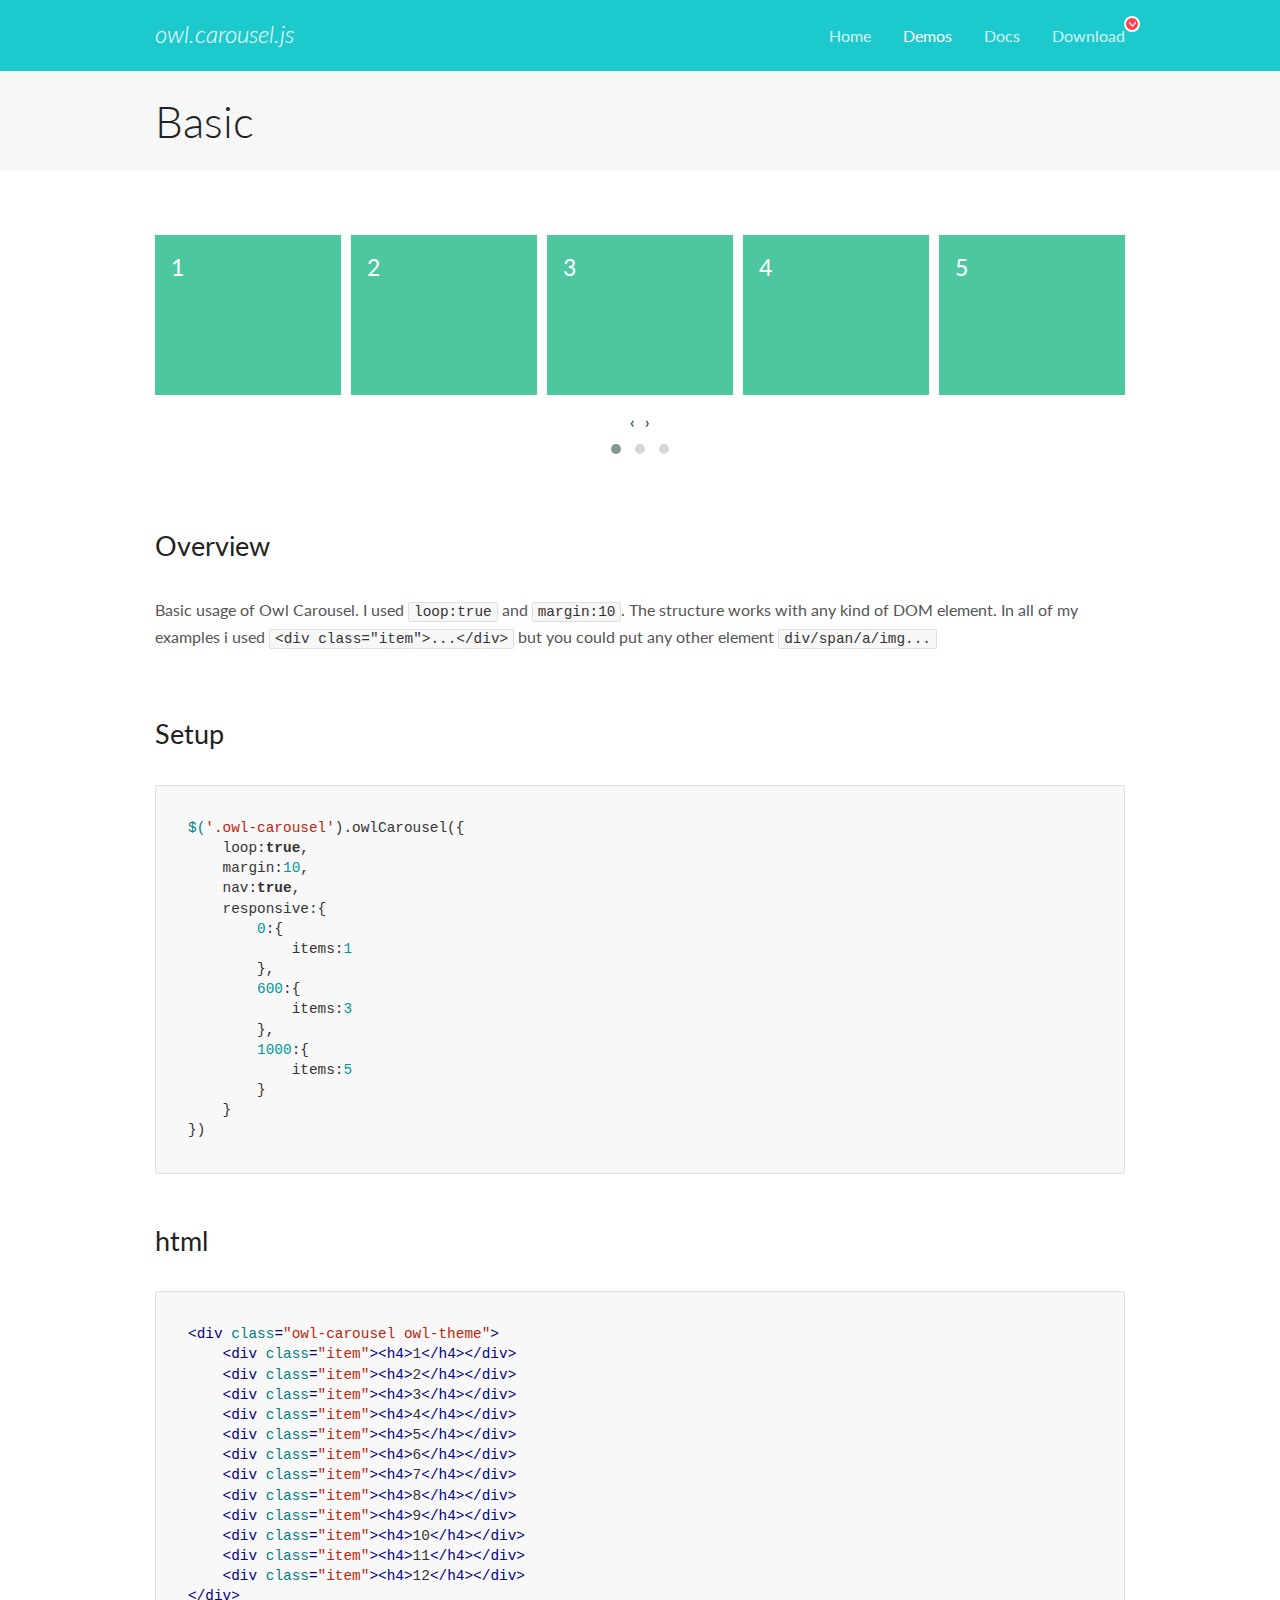
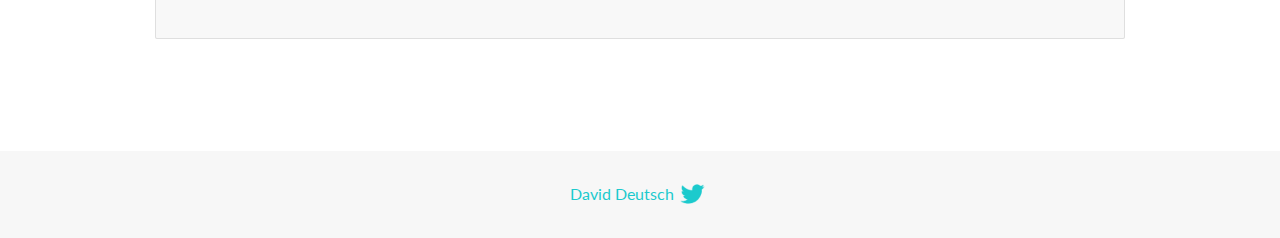
<file: assets/addons/OwlCarousel/docs/demos/basic.html>
<!DOCTYPE html>
<html lang="en">
  <head>

    <!-- head -->
    <meta charset="utf-8">
    <meta name="msapplication-tap-highlight" content="no" />
    <meta name="viewport" content="width=device-width, initial-scale=1.0" />
    <meta name="description" content="Basic usage demo">
    <meta name="author" content="David Deutsch">
    <title>
      Basic Demo | Owl Carousel | 2.3.4
    </title>

    <!-- Stylesheets -->
    <link href='https://fonts.googleapis.com/css?family=Lato:300,400,700,400italic,300italic' rel='stylesheet' type='text/css'>
    <link rel="stylesheet" href="../assets/css/docs.theme.min.css">

    <!-- Owl Stylesheets -->
    <link rel="stylesheet" href="../assets/owlcarousel/assets/owl.carousel.min.css">
    <link rel="stylesheet" href="../assets/owlcarousel/assets/owl.theme.default.min.css">

    <!-- HTML5 shim and Respond.js IE8 support of HTML5 elements and media queries -->

    <!--[if lt IE 9]>
      <script src="https://oss.maxcdn.com/libs/html5shiv/3.7.0/html5shiv.js"></script>
      <script src="https://oss.maxcdn.com/libs/respond.js/1.3.0/respond.min.js"></script>
    <![endif]-->

    <!-- Favicons -->
    <link rel="apple-touch-icon-precomposed" sizes="144x144" href="../assets/ico/apple-touch-icon-144-precomposed.png">
    <link rel="shortcut icon" href="../assets/ico/favicon.png">
    <link rel="shortcut icon" href="favicon.ico">

    <!-- Yeah i know js should not be in header. Its required for demos.-->

    <!-- javascript -->
    <script src="../assets/vendors/jquery.min.js"></script>
    <script src="../assets/owlcarousel/owl.carousel.js"></script>
  </head>
  <body>

    <!-- header -->
    <header class="header">
      <div class="row">
        <div class="large-12 columns">
          <div class="brand left">
            <h3>
              <a href="/OwlCarousel2/">owl.carousel.js</a> 
            </h3>
          </div>
          <a id="toggle-nav" class="right">
            <span></span> <span></span> <span></span> 
          </a> 
          <div class="nav-bar">
            <ul class="clearfix">
              <li> <a href="/OwlCarousel2/index.html">Home</a>  </li>
              <li class="active">
                <a href="/OwlCarousel2/demos/demos.html">Demos</a> 
              </li>
              <li> <a href="/OwlCarousel2/docs/started-welcome.html">Docs</a>  </li>
              <li>
                <a href="https://github.com/OwlCarousel2/OwlCarousel2/archive/2.3.4.zip">Download</a> 
                <span class="download"></span> 
              </li>
            </ul>
          </div>
        </div>
      </div>
    </header>

    <!-- title -->
    <section class="title">
      <div class="row">
        <div class="large-12 columns">
          <h1>Basic</h1>
        </div>
      </div>
    </section>

    <!--  Demos -->
    <section id="demos">
      <div class="row">
        <div class="large-12 columns">
          <div class="owl-carousel owl-theme">
            <div class="item">
              <h4>1</h4>
            </div>
            <div class="item">
              <h4>2</h4>
            </div>
            <div class="item">
              <h4>3</h4>
            </div>
            <div class="item">
              <h4>4</h4>
            </div>
            <div class="item">
              <h4>5</h4>
            </div>
            <div class="item">
              <h4>6</h4>
            </div>
            <div class="item">
              <h4>7</h4>
            </div>
            <div class="item">
              <h4>8</h4>
            </div>
            <div class="item">
              <h4>9</h4>
            </div>
            <div class="item">
              <h4>10</h4>
            </div>
            <div class="item">
              <h4>11</h4>
            </div>
            <div class="item">
              <h4>12</h4>
            </div>
          </div>
          <h3 id="overview">Overview</h3>
          <p>Basic usage of Owl Carousel. I used <code>loop:true</code> and <code>margin:10</code>. The structure works with any kind of DOM element. In all of my examples i used <code>&lt;div class=&quot;item&quot;&gt;...&lt;/div&gt;</code> but you could
            put any other element <code>div/span/a/img...</code></p>
          <h3 id="setup">Setup</h3>
          <pre><code>$(&#39;.owl-carousel&#39;).owlCarousel({
    loop:true,
    margin:10,
    nav:true,
    responsive:{
        0:{
            items:1
        },
        600:{
            items:3
        },
        1000:{
            items:5
        }
    }
})</code></pre>
          <h3 id="html">html</h3>
          <pre><code>&lt;div class=&quot;owl-carousel owl-theme&quot;&gt;
    &lt;div class=&quot;item&quot;&gt;&lt;h4&gt;1&lt;/h4&gt;&lt;/div&gt;
    &lt;div class=&quot;item&quot;&gt;&lt;h4&gt;2&lt;/h4&gt;&lt;/div&gt;
    &lt;div class=&quot;item&quot;&gt;&lt;h4&gt;3&lt;/h4&gt;&lt;/div&gt;
    &lt;div class=&quot;item&quot;&gt;&lt;h4&gt;4&lt;/h4&gt;&lt;/div&gt;
    &lt;div class=&quot;item&quot;&gt;&lt;h4&gt;5&lt;/h4&gt;&lt;/div&gt;
    &lt;div class=&quot;item&quot;&gt;&lt;h4&gt;6&lt;/h4&gt;&lt;/div&gt;
    &lt;div class=&quot;item&quot;&gt;&lt;h4&gt;7&lt;/h4&gt;&lt;/div&gt;
    &lt;div class=&quot;item&quot;&gt;&lt;h4&gt;8&lt;/h4&gt;&lt;/div&gt;
    &lt;div class=&quot;item&quot;&gt;&lt;h4&gt;9&lt;/h4&gt;&lt;/div&gt;
    &lt;div class=&quot;item&quot;&gt;&lt;h4&gt;10&lt;/h4&gt;&lt;/div&gt;
    &lt;div class=&quot;item&quot;&gt;&lt;h4&gt;11&lt;/h4&gt;&lt;/div&gt;
    &lt;div class=&quot;item&quot;&gt;&lt;h4&gt;12&lt;/h4&gt;&lt;/div&gt;
&lt;/div&gt;</code></pre>
          <script>
            $(document).ready(function() {
              var owl = $('.owl-carousel');
              owl.owlCarousel({
                margin: 10,
                nav: true,
                loop: true,
                responsive: {
                  0: {
                    items: 1
                  },
                  600: {
                    items: 3
                  },
                  1000: {
                    items: 5
                  }
                }
              })
            })
          </script>
        </div>
      </div>
    </section>

    <!-- footer -->
    <footer class="footer">
      <div class="row">
        <div class="large-12 columns">
          <h5>
            <a href="/OwlCarousel2/docs/support-contact.html">David Deutsch</a> 
            <a id="custom-tweet-button" href="https://twitter.com/share?url=https://github.com/OwlCarousel2/OwlCarousel2&text=Owl Carousel - This is so awesome! " target="_blank"></a> 
          </h5>
        </div>
      </div>
    </footer>

    <!-- vendors -->
    <script src="../assets/vendors/highlight.js"></script>
    <script src="../assets/js/app.js"></script>
  </body>
</html>
</file>
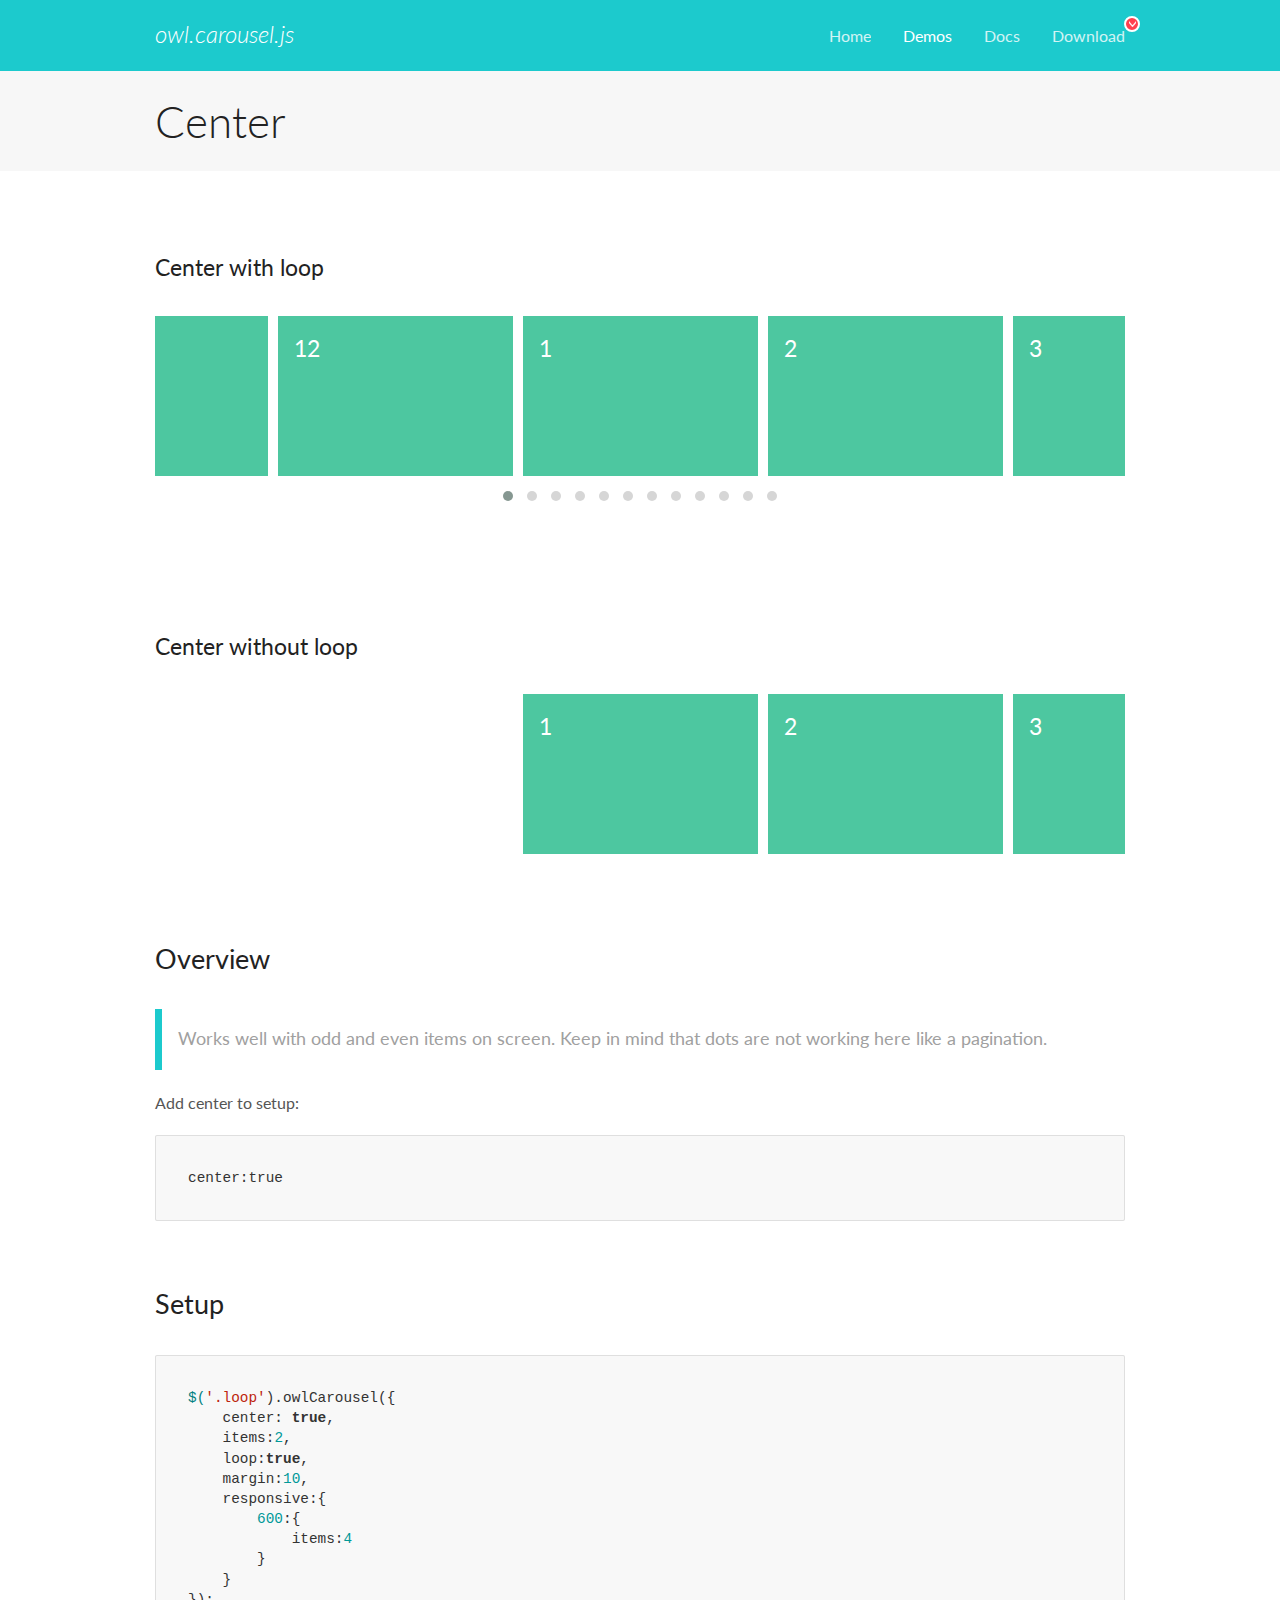
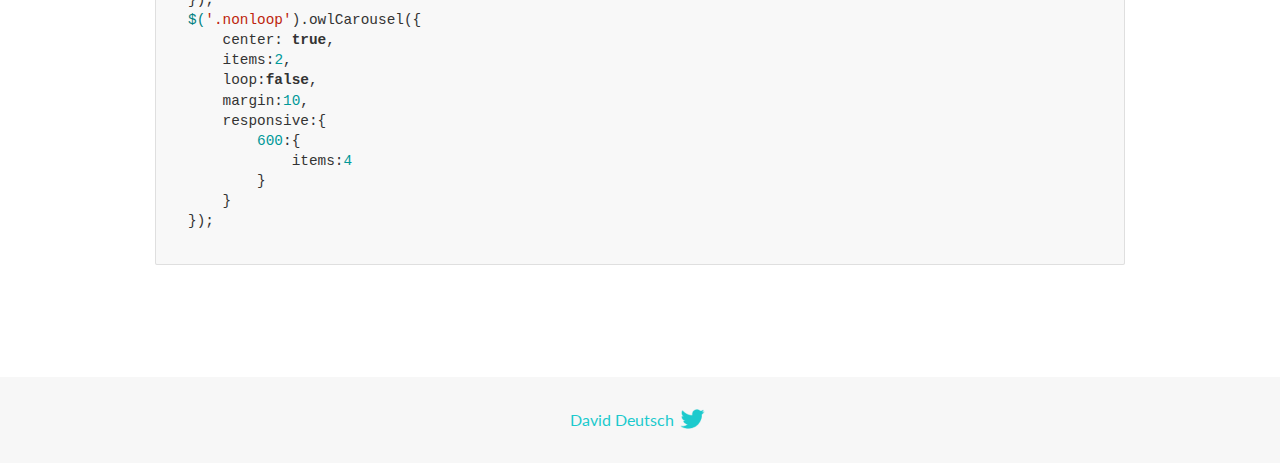
<file: assets/addons/OwlCarousel/docs/demos/center.html>
<!DOCTYPE html>
<html lang="en">
  <head>

    <!-- head -->
    <meta charset="utf-8">
    <meta name="msapplication-tap-highlight" content="no" />
    <meta name="viewport" content="width=device-width, initial-scale=1.0" />
    <meta name="description" content="Center carousel">
    <meta name="author" content="David Deutsch">
    <title>
      Center Demo | Owl Carousel | 2.3.4
    </title>

    <!-- Stylesheets -->
    <link href='https://fonts.googleapis.com/css?family=Lato:300,400,700,400italic,300italic' rel='stylesheet' type='text/css'>
    <link rel="stylesheet" href="../assets/css/docs.theme.min.css">

    <!-- Owl Stylesheets -->
    <link rel="stylesheet" href="../assets/owlcarousel/assets/owl.carousel.min.css">
    <link rel="stylesheet" href="../assets/owlcarousel/assets/owl.theme.default.min.css">

    <!-- HTML5 shim and Respond.js IE8 support of HTML5 elements and media queries -->

    <!--[if lt IE 9]>
      <script src="https://oss.maxcdn.com/libs/html5shiv/3.7.0/html5shiv.js"></script>
      <script src="https://oss.maxcdn.com/libs/respond.js/1.3.0/respond.min.js"></script>
    <![endif]-->

    <!-- Favicons -->
    <link rel="apple-touch-icon-precomposed" sizes="144x144" href="../assets/ico/apple-touch-icon-144-precomposed.png">
    <link rel="shortcut icon" href="../assets/ico/favicon.png">
    <link rel="shortcut icon" href="favicon.ico">

    <!-- Yeah i know js should not be in header. Its required for demos.-->

    <!-- javascript -->
    <script src="../assets/vendors/jquery.min.js"></script>
    <script src="../assets/owlcarousel/owl.carousel.js"></script>
  </head>
  <body>

    <!-- header -->
    <header class="header">
      <div class="row">
        <div class="large-12 columns">
          <div class="brand left">
            <h3>
              <a href="/OwlCarousel2/">owl.carousel.js</a> 
            </h3>
          </div>
          <a id="toggle-nav" class="right">
            <span></span> <span></span> <span></span> 
          </a> 
          <div class="nav-bar">
            <ul class="clearfix">
              <li> <a href="/OwlCarousel2/index.html">Home</a>  </li>
              <li class="active">
                <a href="/OwlCarousel2/demos/demos.html">Demos</a> 
              </li>
              <li> <a href="/OwlCarousel2/docs/started-welcome.html">Docs</a>  </li>
              <li>
                <a href="https://github.com/OwlCarousel2/OwlCarousel2/archive/2.3.4.zip">Download</a> 
                <span class="download"></span> 
              </li>
            </ul>
          </div>
        </div>
      </div>
    </header>

    <!-- title -->
    <section class="title">
      <div class="row">
        <div class="large-12 columns">
          <h1>Center</h1>
        </div>
      </div>
    </section>

    <!--  Demos -->
    <section id="demos">
      <div class="row">
        <div class="large-12 columns">
          <h4 id="center-with-loop">Center with loop</h4>
          <div class="loop owl-carousel owl-theme">
            <div class="item">
              <h4>1</h4>
            </div>
            <div class="item">
              <h4>2</h4>
            </div>
            <div class="item">
              <h4>3</h4>
            </div>
            <div class="item">
              <h4>4</h4>
            </div>
            <div class="item">
              <h4>5</h4>
            </div>
            <div class="item">
              <h4>6</h4>
            </div>
            <div class="item">
              <h4>7</h4>
            </div>
            <div class="item">
              <h4>8</h4>
            </div>
            <div class="item">
              <h4>9</h4>
            </div>
            <div class="item">
              <h4>10</h4>
            </div>
            <div class="item">
              <h4>11</h4>
            </div>
            <div class="item">
              <h4>12</h4>
            </div>
          </div>
          <br>
          <h4 id="center-without-loop">Center without loop</h4>
          <div class="nonloop owl-carousel">
            <div class="item">
              <h4>1</h4>
            </div>
            <div class="item">
              <h4>2</h4>
            </div>
            <div class="item">
              <h4>3</h4>
            </div>
            <div class="item">
              <h4>4</h4>
            </div>
            <div class="item">
              <h4>5</h4>
            </div>
            <div class="item">
              <h4>6</h4>
            </div>
            <div class="item">
              <h4>7</h4>
            </div>
            <div class="item">
              <h4>8</h4>
            </div>
            <div class="item">
              <h4>9</h4>
            </div>
            <div class="item">
              <h4>10</h4>
            </div>
            <div class="item">
              <h4>11</h4>
            </div>
            <div class="item">
              <h4>12</h4>
            </div>
          </div>
          <h3 id="overview">Overview</h3>
          <blockquote>
            <p>Works well with odd and even items on screen. Keep in mind that dots are not working here like a pagination.</p>
          </blockquote>
          <p>Add center to setup:</p>
          <pre><code>center:true</code></pre>
          <h3 id="setup">Setup</h3>
          <pre><code>$(&#39;.loop&#39;).owlCarousel({
    center: true,
    items:2,
    loop:true,
    margin:10,
    responsive:{
        600:{
            items:4
        }
    }
});
$(&#39;.nonloop&#39;).owlCarousel({
    center: true,
    items:2,
    loop:false,
    margin:10,
    responsive:{
        600:{
            items:4
        }
    }
});</code></pre>
          <script>
            jQuery(document).ready(function($) {
              $('.loop').owlCarousel({
                center: true,
                items: 2,
                loop: true,
                margin: 10,
                responsive: {
                  600: {
                    items: 4
                  }
                }
              });
              $('.nonloop').owlCarousel({
                center: true,
                items: 2,
                loop: false,
                margin: 10,
                responsive: {
                  600: {
                    items: 4
                  }
                }
              });
            });
          </script>
        </div>
      </div>
    </section>

    <!-- footer -->
    <footer class="footer">
      <div class="row">
        <div class="large-12 columns">
          <h5>
            <a href="/OwlCarousel2/docs/support-contact.html">David Deutsch</a> 
            <a id="custom-tweet-button" href="https://twitter.com/share?url=https://github.com/OwlCarousel2/OwlCarousel2&text=Owl Carousel - This is so awesome! " target="_blank"></a> 
          </h5>
        </div>
      </div>
    </footer>

    <!-- vendors -->
    <script src="../assets/vendors/highlight.js"></script>
    <script src="../assets/js/app.js"></script>
  </body>
</html>
</file>
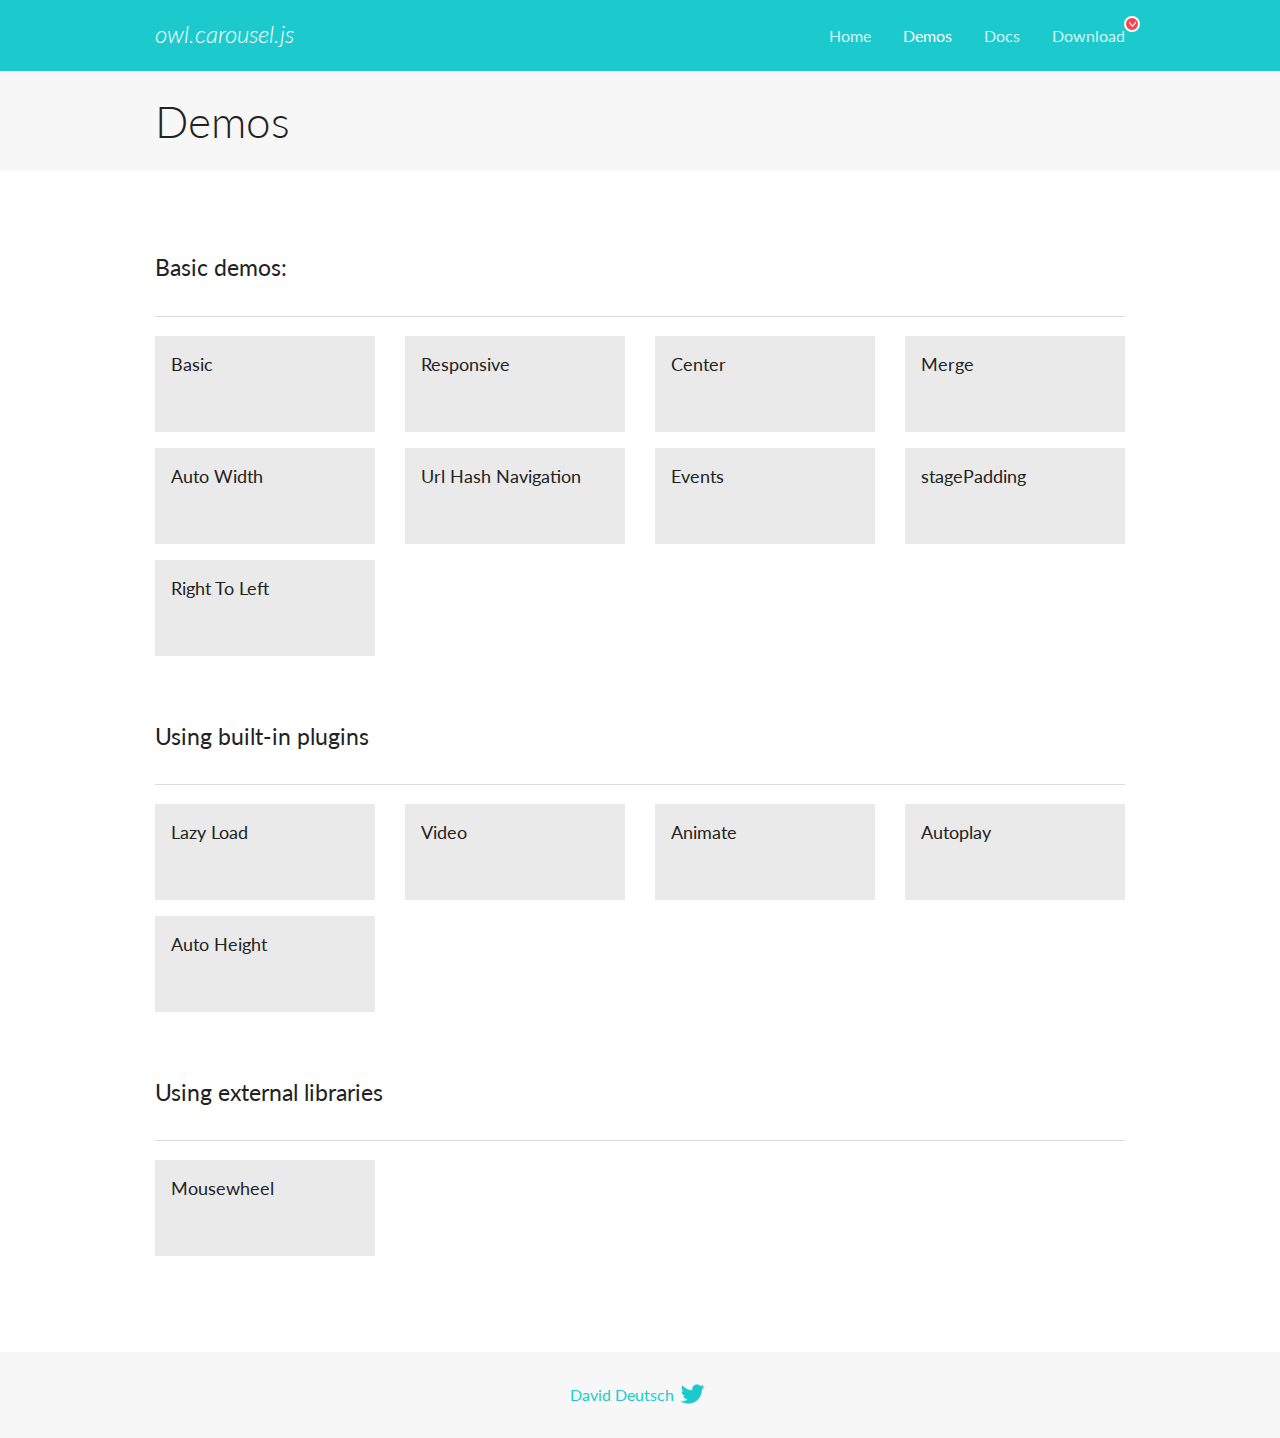
<file: assets/addons/OwlCarousel/docs/demos/demos.html>
<!DOCTYPE html>
<html lang="en">
  <head>

    <!-- head -->
    <meta charset="utf-8">
    <meta name="msapplication-tap-highlight" content="no" />
    <meta name="viewport" content="width=device-width, initial-scale=1.0" />
    <meta name="description" content="A list of Owl Carousel examples.">
    <meta name="author" content="David Deutsch">
    <title>
      Demos | Owl Carousel | 2.3.4
    </title>

    <!-- Stylesheets -->
    <link href='https://fonts.googleapis.com/css?family=Lato:300,400,700,400italic,300italic' rel='stylesheet' type='text/css'>
    <link rel="stylesheet" href="../assets/css/docs.theme.min.css">

    <!-- Owl Stylesheets -->
    <link rel="stylesheet" href="../assets/owlcarousel/assets/owl.carousel.min.css">
    <link rel="stylesheet" href="../assets/owlcarousel/assets/owl.theme.default.min.css">

    <!-- HTML5 shim and Respond.js IE8 support of HTML5 elements and media queries -->

    <!--[if lt IE 9]>
      <script src="https://oss.maxcdn.com/libs/html5shiv/3.7.0/html5shiv.js"></script>
      <script src="https://oss.maxcdn.com/libs/respond.js/1.3.0/respond.min.js"></script>
    <![endif]-->

    <!-- Favicons -->
    <link rel="apple-touch-icon-precomposed" sizes="144x144" href="../assets/ico/apple-touch-icon-144-precomposed.png">
    <link rel="shortcut icon" href="../assets/ico/favicon.png">
    <link rel="shortcut icon" href="favicon.ico">

    <!-- Yeah i know js should not be in header. Its required for demos.-->

    <!-- javascript -->
    <script src="../assets/vendors/jquery.min.js"></script>
    <script src="../assets/owlcarousel/owl.carousel.js"></script>
  </head>
  <body>

    <!-- header -->
    <header class="header">
      <div class="row">
        <div class="large-12 columns">
          <div class="brand left">
            <h3>
              <a href="/OwlCarousel2/">owl.carousel.js</a> 
            </h3>
          </div>
          <a id="toggle-nav" class="right">
            <span></span> <span></span> <span></span> 
          </a> 
          <div class="nav-bar">
            <ul class="clearfix">
              <li> <a href="/OwlCarousel2/index.html">Home</a>  </li>
              <li class="active">
                <a href="/OwlCarousel2/demos/demos.html">Demos</a> 
              </li>
              <li> <a href="/OwlCarousel2/docs/started-welcome.html">Docs</a>  </li>
              <li>
                <a href="https://github.com/OwlCarousel2/OwlCarousel2/archive/2.3.4.zip">Download</a> 
                <span class="download"></span> 
              </li>
            </ul>
          </div>
        </div>
      </div>
    </header>

    <!-- title -->
    <section class="title">
      <div class="row">
        <div class="large-12 columns">
          <h1>Demos</h1>
        </div>
      </div>
    </section>

    <!--  Demos -->
    <section id="demos">
      <div class="row">
        <div class="large-12 columns">
          <h4 id="basic-demos-">Basic demos:</h4>
          <hr>
          <div class="demo-list">
            <div class="row">
              <div class="small-6 medium-4 large-3 columns">
                <a href="basic.html" class="demo-block">
                  <h5>Basic </h5>
                </a> 
              </div>
              <div class="small-6 medium-4 large-3 columns">
                <a href="responsive.html" class="demo-block">
                  <h5>Responsive </h5>
                </a> 
              </div>
              <div class="small-6 medium-4 large-3 columns">
                <a href="center.html" class="demo-block">
                  <h5>Center </h5>
                </a> 
              </div>
              <div class="small-6 medium-4 large-3 columns">
                <a href="merge.html" class="demo-block">
                  <h5>Merge </h5>
                </a> 
              </div>
              <div class="small-6 medium-4 large-3 columns">
                <a href="autowidth.html" class="demo-block">
                  <h5>Auto Width </h5>
                </a> 
              </div>
              <div class="small-6 medium-4 large-3 columns">
                <a href="urlhashnav.html" class="demo-block">
                  <h5>Url Hash Navigation </h5>
                </a> 
              </div>
              <div class="small-6 medium-4 large-3 columns">
                <a href="events.html" class="demo-block">
                  <h5>Events </h5>
                </a> 
              </div>
              <div class="small-6 medium-4 large-3 columns">
                <a href="stagepadding.html" class="demo-block">
                  <h5>stagePadding </h5>
                </a> 
              </div>
              <div class="small-6 medium-4 large-3 columns">
                <a href="rtl.html" class="demo-block">
                  <h5>Right To Left </h5>
                </a> 
              </div>
            </div>
          </div>
          <h4 id="using-built-in-plugins">Using built-in plugins</h4>
          <hr>
          <div class="demo-list">
            <div class="row">
              <div class="small-6 medium-4 large-3 columns">
                <a href="lazyLoad.html" class="demo-block">
                  <h5>Lazy Load </h5>
                </a> 
              </div>
              <div class="small-6 medium-4 large-3 columns">
                <a href="video.html" class="demo-block">
                  <h5>Video </h5>
                </a> 
              </div>
              <div class="small-6 medium-4 large-3 columns">
                <a href="animate.html" class="demo-block">
                  <h5>Animate </h5>
                </a> 
              </div>
              <div class="small-6 medium-4 large-3 columns">
                <a href="autoplay.html" class="demo-block">
                  <h5>Autoplay </h5>
                </a> 
              </div>
              <div class="small-6 medium-4 large-3 columns">
                <a href="autoheight.html" class="demo-block">
                  <h5>Auto Height </h5>
                </a> 
              </div>
            </div>
          </div>
          <h4 id="using-external-libraries">Using external libraries</h4>
          <hr>
          <div class="demo-list">
            <div class="row">
              <div class="small-6 medium-4 large-3 columns">
                <a href="mousewheel.html" class="demo-block">
                  <h5>Mousewheel </h5>
                </a> 
              </div>
            </div>
          </div>
        </div>
      </div>
    </section>

    <!-- footer -->
    <footer class="footer">
      <div class="row">
        <div class="large-12 columns">
          <h5>
            <a href="/OwlCarousel2/docs/support-contact.html">David Deutsch</a> 
            <a id="custom-tweet-button" href="https://twitter.com/share?url=https://github.com/OwlCarousel2/OwlCarousel2&text=Owl Carousel - This is so awesome! " target="_blank"></a> 
          </h5>
        </div>
      </div>
    </footer>

    <!-- vendors -->
    <script src="../assets/vendors/highlight.js"></script>
    <script src="../assets/js/app.js"></script>
  </body>
</html>
</file>
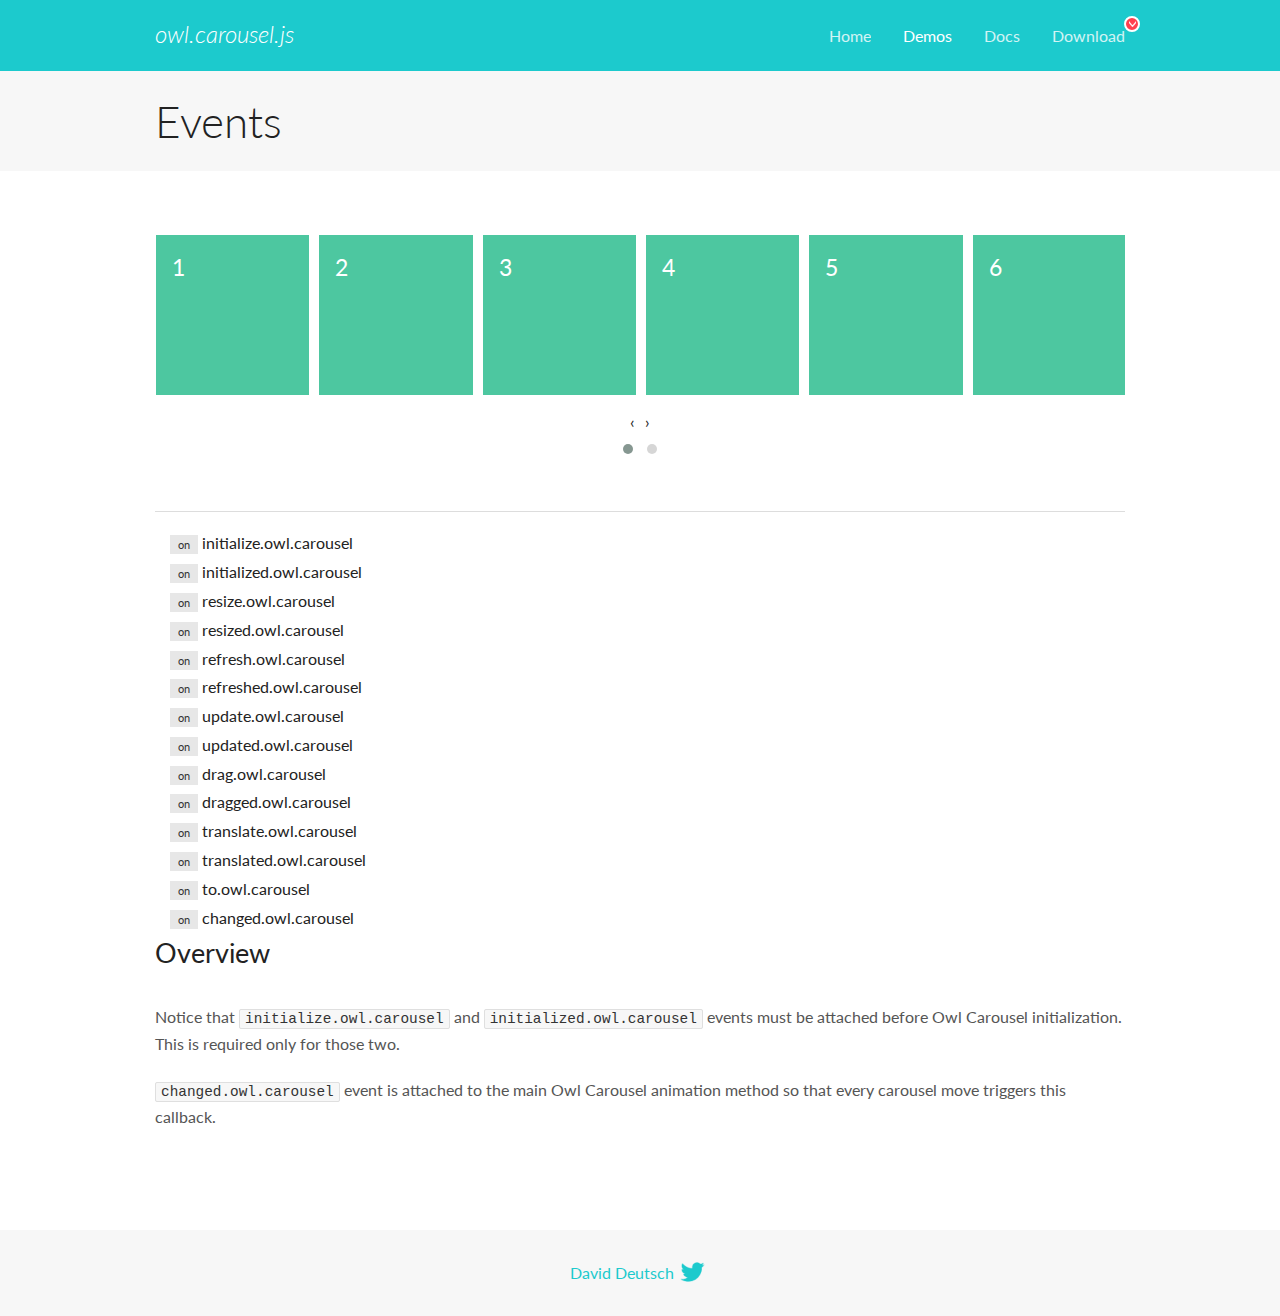
<file: assets/addons/OwlCarousel/docs/demos/events.html>
<!DOCTYPE html>
<html lang="en">
  <head>

    <!-- head -->
    <meta charset="utf-8">
    <meta name="msapplication-tap-highlight" content="no" />
    <meta name="viewport" content="width=device-width, initial-scale=1.0" />
    <meta name="description" content="Events usage demo">
    <meta name="author" content="David Deutsch">
    <title>
      Events Demo | Owl Carousel | 2.3.4
    </title>

    <!-- Stylesheets -->
    <link href='https://fonts.googleapis.com/css?family=Lato:300,400,700,400italic,300italic' rel='stylesheet' type='text/css'>
    <link rel="stylesheet" href="../assets/css/docs.theme.min.css">

    <!-- Owl Stylesheets -->
    <link rel="stylesheet" href="../assets/owlcarousel/assets/owl.carousel.min.css">
    <link rel="stylesheet" href="../assets/owlcarousel/assets/owl.theme.default.min.css">

    <!-- HTML5 shim and Respond.js IE8 support of HTML5 elements and media queries -->

    <!--[if lt IE 9]>
      <script src="https://oss.maxcdn.com/libs/html5shiv/3.7.0/html5shiv.js"></script>
      <script src="https://oss.maxcdn.com/libs/respond.js/1.3.0/respond.min.js"></script>
    <![endif]-->

    <!-- Favicons -->
    <link rel="apple-touch-icon-precomposed" sizes="144x144" href="../assets/ico/apple-touch-icon-144-precomposed.png">
    <link rel="shortcut icon" href="../assets/ico/favicon.png">
    <link rel="shortcut icon" href="favicon.ico">

    <!-- Yeah i know js should not be in header. Its required for demos.-->

    <!-- javascript -->
    <script src="../assets/vendors/jquery.min.js"></script>
    <script src="../assets/owlcarousel/owl.carousel.js"></script>
  </head>
  <body>

    <!-- header -->
    <header class="header">
      <div class="row">
        <div class="large-12 columns">
          <div class="brand left">
            <h3>
              <a href="/OwlCarousel2/">owl.carousel.js</a> 
            </h3>
          </div>
          <a id="toggle-nav" class="right">
            <span></span> <span></span> <span></span> 
          </a> 
          <div class="nav-bar">
            <ul class="clearfix">
              <li> <a href="/OwlCarousel2/index.html">Home</a>  </li>
              <li class="active">
                <a href="/OwlCarousel2/demos/demos.html">Demos</a> 
              </li>
              <li> <a href="/OwlCarousel2/docs/started-welcome.html">Docs</a>  </li>
              <li>
                <a href="https://github.com/OwlCarousel2/OwlCarousel2/archive/2.3.4.zip">Download</a> 
                <span class="download"></span> 
              </li>
            </ul>
          </div>
        </div>
      </div>
    </header>

    <!-- title -->
    <section class="title">
      <div class="row">
        <div class="large-12 columns">
          <h1>Events</h1>
        </div>
      </div>
    </section>

    <!--  Demos -->
    <section id="demos">
      <div class="row">
        <div class="large-12 columns">
          <div class="owl-carousel owl-theme">
            <div class="item">
              <h4>1</h4>
            </div>
            <div class="item">
              <h4>2</h4>
            </div>
            <div class="item">
              <h4>3</h4>
            </div>
            <div class="item">
              <h4>4</h4>
            </div>
            <div class="item">
              <h4>5</h4>
            </div>
            <div class="item">
              <h4>6</h4>
            </div>
            <div class="item">
              <h4>7</h4>
            </div>
            <div class="item">
              <h4>8</h4>
            </div>
            <div class="item">
              <h4>9</h4>
            </div>
            <div class="item">
              <h4>10</h4>
            </div>
            <div class="item">
              <h4>11</h4>
            </div>
            <div class="item">
              <h4>12</h4>
            </div>
          </div>
          <hr>
          <div class="large-12 columns callbacks">
            <div><span class="label secondary initialize">on</span>  initialize.owl.carousel </div>
            <div><span class="label secondary initialized">on</span>  initialized.owl.carousel </div>
            <div><span class="label secondary resize">on</span>  resize.owl.carousel </div>
            <div><span class="label secondary resized">on</span>  resized.owl.carousel </div>
            <div><span class="label secondary refresh">on</span>  refresh.owl.carousel </div>
            <div><span class="label secondary refreshed">on</span>  refreshed.owl.carousel </div>
            <div><span class="label secondary update">on</span>  update.owl.carousel </div>
            <div><span class="label secondary updated">on</span>  updated.owl.carousel </div>
            <div><span class="label secondary drag">on</span>  drag.owl.carousel </div>
            <div><span class="label secondary dragged">on</span>  dragged.owl.carousel </div>
            <div><span class="label secondary translate">on</span>  translate.owl.carousel </div>
            <div><span class="label secondary translated">on</span>  translated.owl.carousel </div>
            <div><span class="label secondary to">on</span>  to.owl.carousel </div>
            <div><span class="label secondary changed">on</span>  changed.owl.carousel </div>
          </div>
          <h3 id="overview">Overview</h3>
          <p>Notice that <code>initialize.owl.carousel</code> and <code>initialized.owl.carousel</code> events must be attached before Owl Carousel initialization. This is required only for those two.</p>
          <p><code>changed.owl.carousel</code> event is attached to the main Owl Carousel animation method so that every carousel move triggers this callback.</p>
          <script>
            jQuery(document).ready(function($) {
              var owl = $('.owl-carousel');
              owl.on('initialize.owl.carousel initialized.owl.carousel ' +
                'initialize.owl.carousel initialize.owl.carousel ' +
                'resize.owl.carousel resized.owl.carousel ' +
                'refresh.owl.carousel refreshed.owl.carousel ' +
                'update.owl.carousel updated.owl.carousel ' +
                'drag.owl.carousel dragged.owl.carousel ' +
                'translate.owl.carousel translated.owl.carousel ' +
                'to.owl.carousel changed.owl.carousel',
                function(e) {
                  $('.' + e.type)
                    .removeClass('secondary')
                    .addClass('success');
                  window.setTimeout(function() {
                    $('.' + e.type)
                      .removeClass('success')
                      .addClass('secondary');
                  }, 500);
                });
              owl.owlCarousel({
                loop: true,
                nav: true,
                lazyLoad: true,
                margin: 10,
                video: true,
                responsive: {
                  0: {
                    items: 1
                  },
                  600: {
                    items: 3
                  },
                  960: {
                    items: 5,
                  },
                  1200: {
                    items: 6
                  }
                }
              });
            });
          </script>
        </div>
      </div>
    </section>

    <!-- footer -->
    <footer class="footer">
      <div class="row">
        <div class="large-12 columns">
          <h5>
            <a href="/OwlCarousel2/docs/support-contact.html">David Deutsch</a> 
            <a id="custom-tweet-button" href="https://twitter.com/share?url=https://github.com/OwlCarousel2/OwlCarousel2&text=Owl Carousel - This is so awesome! " target="_blank"></a> 
          </h5>
        </div>
      </div>
    </footer>

    <!-- vendors -->
    <script src="../assets/vendors/highlight.js"></script>
    <script src="../assets/js/app.js"></script>
  </body>
</html>
</file>
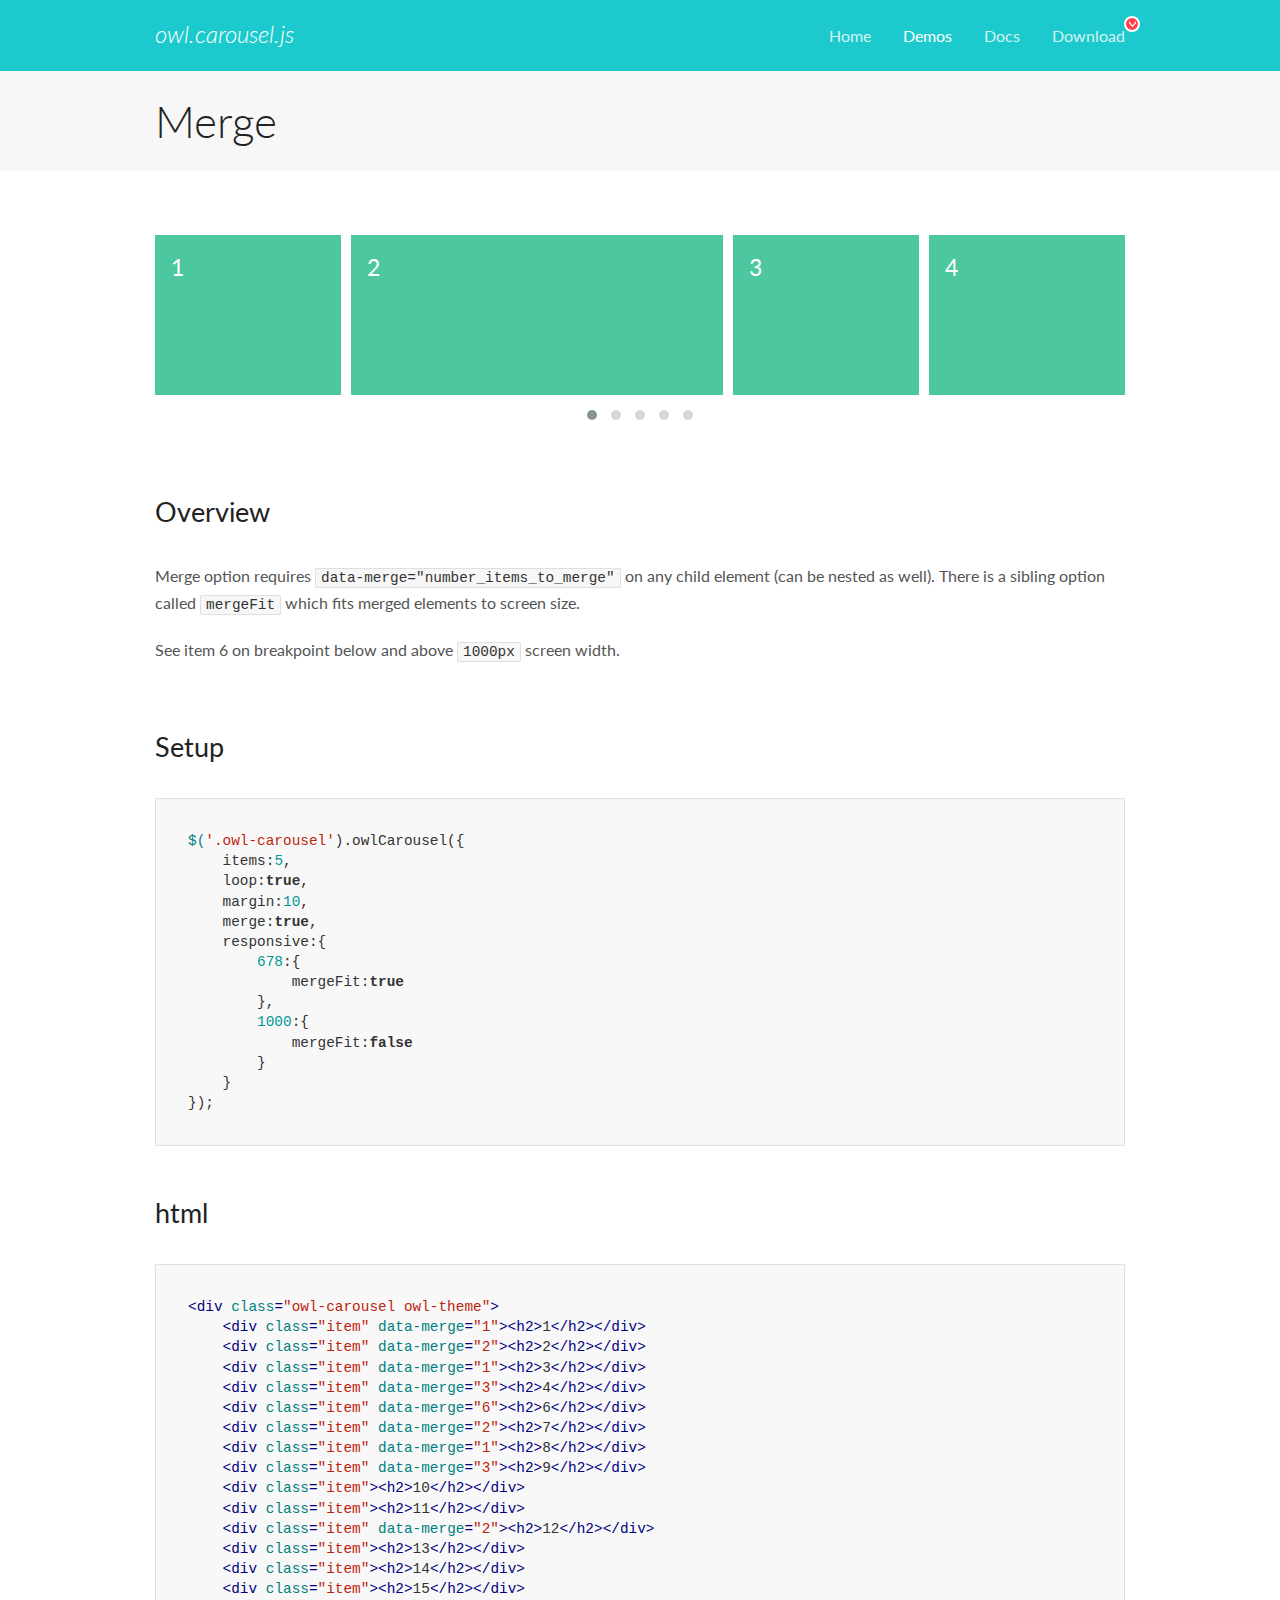
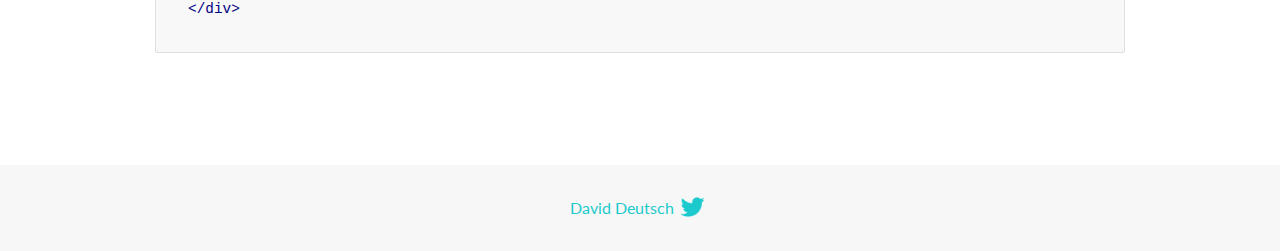
<file: assets/addons/OwlCarousel/docs/demos/merge.html>
<!DOCTYPE html>
<html lang="en">
  <head>

    <!-- head -->
    <meta charset="utf-8">
    <meta name="msapplication-tap-highlight" content="no" />
    <meta name="viewport" content="width=device-width, initial-scale=1.0" />
    <meta name="description" content="Merge Items">
    <meta name="author" content="David Deutsch">
    <title>
      Merge Demo | Owl Carousel | 2.3.4
    </title>

    <!-- Stylesheets -->
    <link href='https://fonts.googleapis.com/css?family=Lato:300,400,700,400italic,300italic' rel='stylesheet' type='text/css'>
    <link rel="stylesheet" href="../assets/css/docs.theme.min.css">

    <!-- Owl Stylesheets -->
    <link rel="stylesheet" href="../assets/owlcarousel/assets/owl.carousel.min.css">
    <link rel="stylesheet" href="../assets/owlcarousel/assets/owl.theme.default.min.css">

    <!-- HTML5 shim and Respond.js IE8 support of HTML5 elements and media queries -->

    <!--[if lt IE 9]>
      <script src="https://oss.maxcdn.com/libs/html5shiv/3.7.0/html5shiv.js"></script>
      <script src="https://oss.maxcdn.com/libs/respond.js/1.3.0/respond.min.js"></script>
    <![endif]-->

    <!-- Favicons -->
    <link rel="apple-touch-icon-precomposed" sizes="144x144" href="../assets/ico/apple-touch-icon-144-precomposed.png">
    <link rel="shortcut icon" href="../assets/ico/favicon.png">
    <link rel="shortcut icon" href="favicon.ico">

    <!-- Yeah i know js should not be in header. Its required for demos.-->

    <!-- javascript -->
    <script src="../assets/vendors/jquery.min.js"></script>
    <script src="../assets/owlcarousel/owl.carousel.js"></script>
  </head>
  <body>

    <!-- header -->
    <header class="header">
      <div class="row">
        <div class="large-12 columns">
          <div class="brand left">
            <h3>
              <a href="/OwlCarousel2/">owl.carousel.js</a> 
            </h3>
          </div>
          <a id="toggle-nav" class="right">
            <span></span> <span></span> <span></span> 
          </a> 
          <div class="nav-bar">
            <ul class="clearfix">
              <li> <a href="/OwlCarousel2/index.html">Home</a>  </li>
              <li class="active">
                <a href="/OwlCarousel2/demos/demos.html">Demos</a> 
              </li>
              <li> <a href="/OwlCarousel2/docs/started-welcome.html">Docs</a>  </li>
              <li>
                <a href="https://github.com/OwlCarousel2/OwlCarousel2/archive/2.3.4.zip">Download</a> 
                <span class="download"></span> 
              </li>
            </ul>
          </div>
        </div>
      </div>
    </header>

    <!-- title -->
    <section class="title">
      <div class="row">
        <div class="large-12 columns">
          <h1>Merge</h1>
        </div>
      </div>
    </section>

    <!--  Demos -->
    <section id="demos">
      <div class="row">
        <div class="large-12 columns">
          <div class="owl-carousel owl-theme">
            <div class="item" data-merge="1">
              <h4>1</h4>
            </div>
            <div class="item" data-merge="2">
              <h4>2</h4>
            </div>
            <div class="item" data-merge="1">
              <h4>3</h4>
            </div>
            <div class="item" data-merge="3">
              <h4>4</h4>
            </div>
            <div class="item" data-merge="6">
              <h4>6</h4>
            </div>
            <div class="item" data-merge="2">
              <h4>7</h4>
            </div>
            <div class="item" data-merge="1">
              <h4>8</h4>
            </div>
            <div class="item" data-merge="3">
              <h4>9</h4>
            </div>
            <div class="item">
              <h4>10</h4>
            </div>
            <div class="item">
              <h4>11</h4>
            </div>
            <div class="item" data-merge="2">
              <h4>12</h4>
            </div>
            <div class="item">
              <h4>13</h4>
            </div>
            <div class="item">
              <h4>14</h4>
            </div>
            <div class="item">
              <h4>15</h4>
            </div>
          </div>
          <h3 id="overview">Overview</h3>
          <p>Merge option requires <code>data-merge=&quot;number_items_to_merge&quot;</code> on any child element (can be nested as well). There is a sibling option called <code>mergeFit</code> which fits merged elements to screen size. </p>
          <p>See item 6 on breakpoint below and above <code>1000px</code> screen width.</p>
          <h3 id="setup">Setup</h3>
          <pre><code>$(&#39;.owl-carousel&#39;).owlCarousel({
    items:5,
    loop:true,
    margin:10,
    merge:true,
    responsive:{
        678:{
            mergeFit:true
        },
        1000:{
            mergeFit:false
        }
    }
});</code></pre>
          <h3 id="html">html</h3>
          <pre><code>&lt;div class=&quot;owl-carousel owl-theme&quot;&gt;
    &lt;div class=&quot;item&quot; data-merge=&quot;1&quot;&gt;&lt;h2&gt;1&lt;/h2&gt;&lt;/div&gt;
    &lt;div class=&quot;item&quot; data-merge=&quot;2&quot;&gt;&lt;h2&gt;2&lt;/h2&gt;&lt;/div&gt;
    &lt;div class=&quot;item&quot; data-merge=&quot;1&quot;&gt;&lt;h2&gt;3&lt;/h2&gt;&lt;/div&gt;
    &lt;div class=&quot;item&quot; data-merge=&quot;3&quot;&gt;&lt;h2&gt;4&lt;/h2&gt;&lt;/div&gt;
    &lt;div class=&quot;item&quot; data-merge=&quot;6&quot;&gt;&lt;h2&gt;6&lt;/h2&gt;&lt;/div&gt;
    &lt;div class=&quot;item&quot; data-merge=&quot;2&quot;&gt;&lt;h2&gt;7&lt;/h2&gt;&lt;/div&gt;
    &lt;div class=&quot;item&quot; data-merge=&quot;1&quot;&gt;&lt;h2&gt;8&lt;/h2&gt;&lt;/div&gt;
    &lt;div class=&quot;item&quot; data-merge=&quot;3&quot;&gt;&lt;h2&gt;9&lt;/h2&gt;&lt;/div&gt;
    &lt;div class=&quot;item&quot;&gt;&lt;h2&gt;10&lt;/h2&gt;&lt;/div&gt;
    &lt;div class=&quot;item&quot;&gt;&lt;h2&gt;11&lt;/h2&gt;&lt;/div&gt;
    &lt;div class=&quot;item&quot; data-merge=&quot;2&quot;&gt;&lt;h2&gt;12&lt;/h2&gt;&lt;/div&gt;
    &lt;div class=&quot;item&quot;&gt;&lt;h2&gt;13&lt;/h2&gt;&lt;/div&gt;
    &lt;div class=&quot;item&quot;&gt;&lt;h2&gt;14&lt;/h2&gt;&lt;/div&gt;
    &lt;div class=&quot;item&quot;&gt;&lt;h2&gt;15&lt;/h2&gt;&lt;/div&gt;
&lt;/div&gt;</code></pre>
          <script>
            $(document).ready(function() {
              $('.owl-carousel').owlCarousel({
                items: 5,
                loop: true,
                margin: 10,
                merge: true,
                responsive: {
                  678: {
                    mergeFit: true
                  },
                  1000: {
                    mergeFit: false
                  }
                }
              });
            })
          </script>
        </div>
      </div>
    </section>

    <!-- footer -->
    <footer class="footer">
      <div class="row">
        <div class="large-12 columns">
          <h5>
            <a href="/OwlCarousel2/docs/support-contact.html">David Deutsch</a> 
            <a id="custom-tweet-button" href="https://twitter.com/share?url=https://github.com/OwlCarousel2/OwlCarousel2&text=Owl Carousel - This is so awesome! " target="_blank"></a> 
          </h5>
        </div>
      </div>
    </footer>

    <!-- vendors -->
    <script src="../assets/vendors/highlight.js"></script>
    <script src="../assets/js/app.js"></script>
  </body>
</html>
</file>
